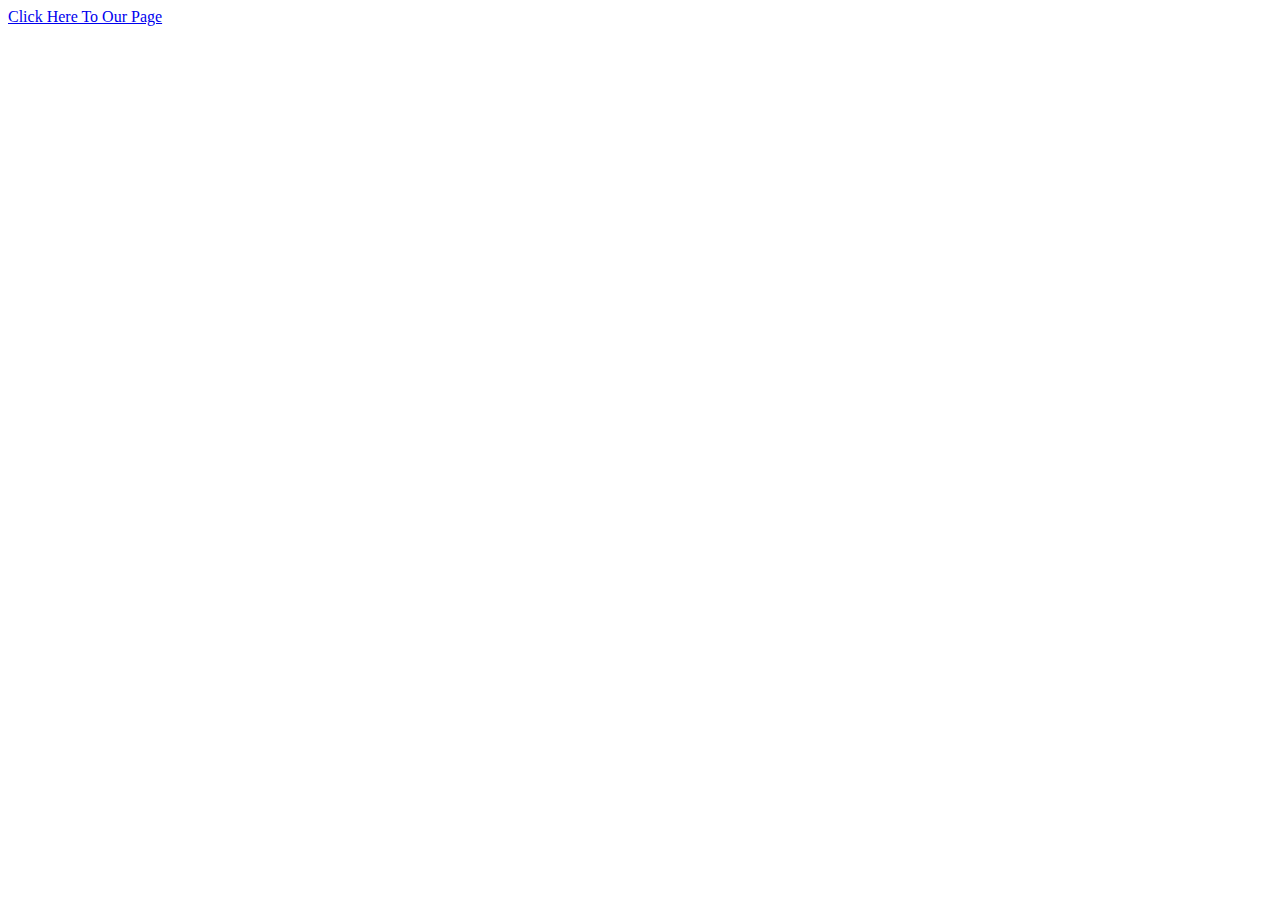
<file: index.html>
<!DOCTYPE html>
<html lang="en">
  <head>
    <meta charset="UTF-8" />
    <meta name="viewport" content="width=device-width, initial-scale=1.0" />
    <title>Document</title>
  </head>
  <body>
    <a href="/codes/index.html">Click Here To Our Page</a>
  </body>
</html>
</file>
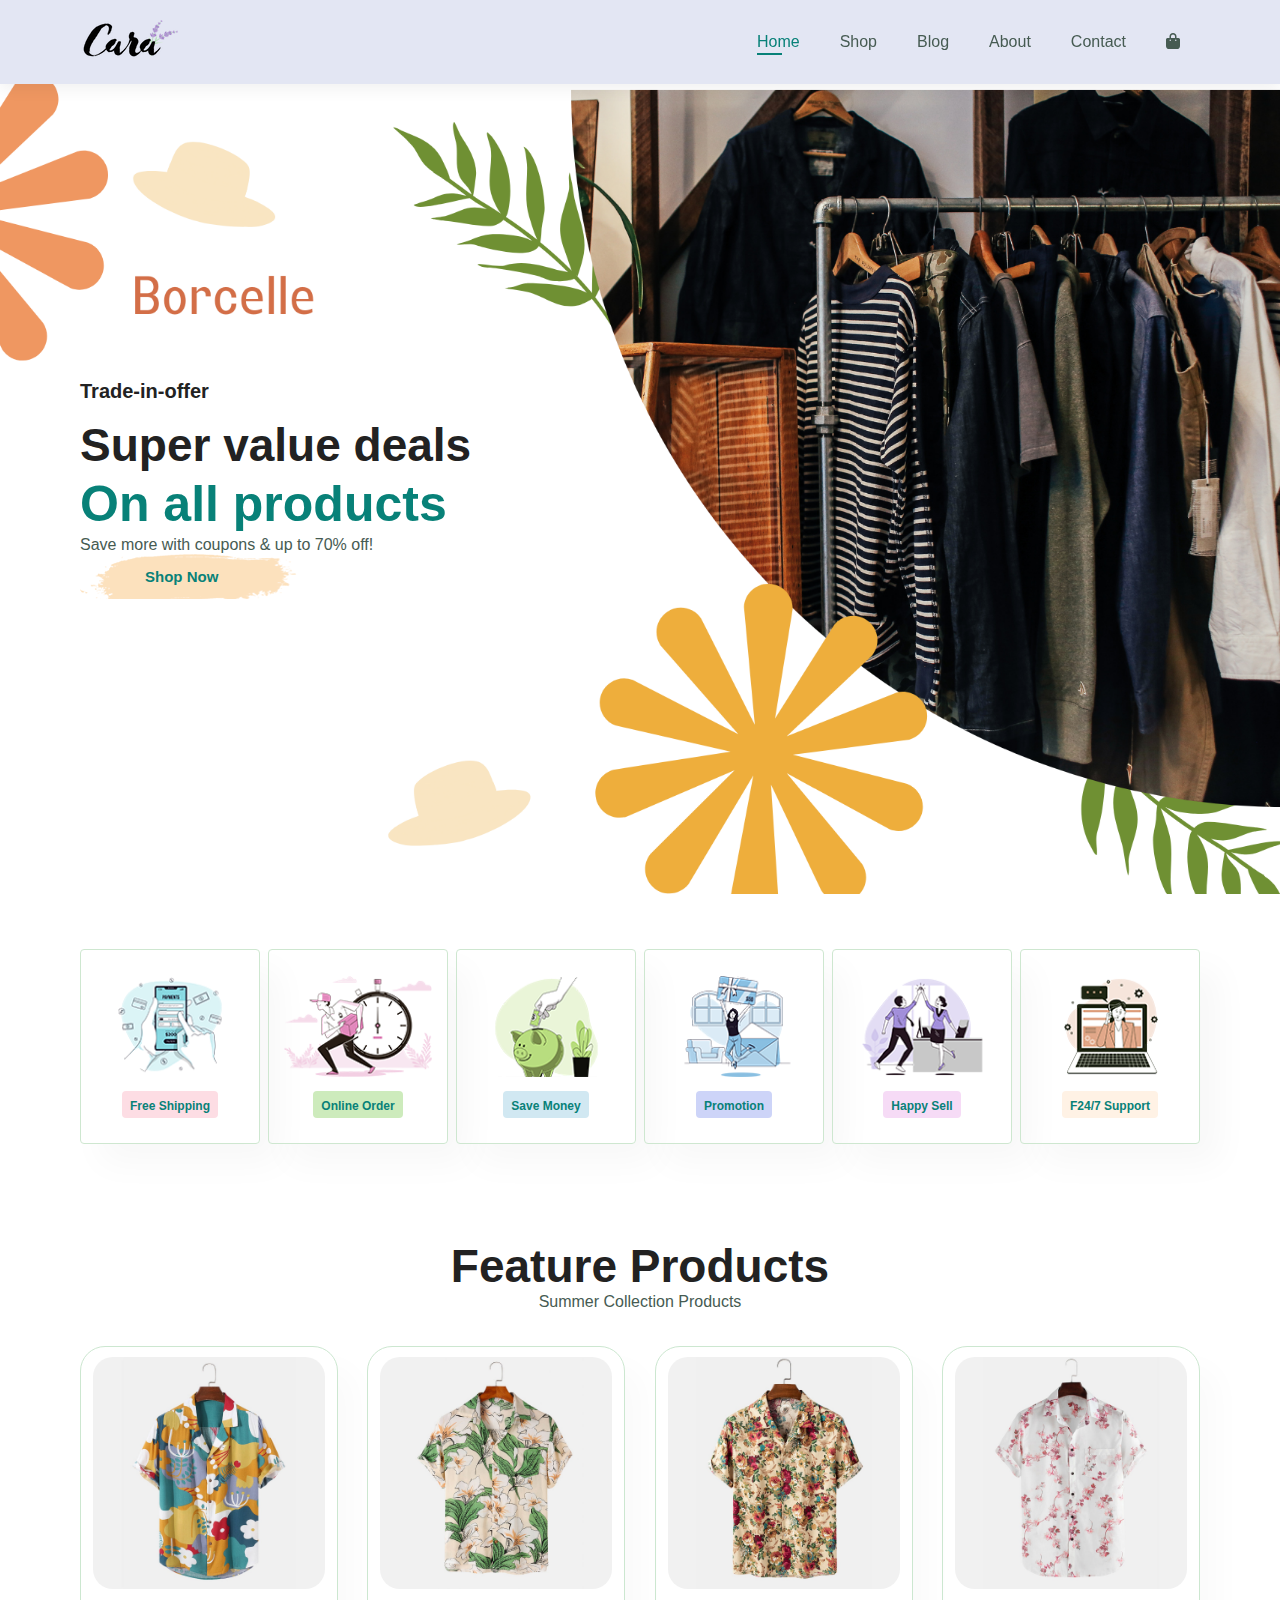
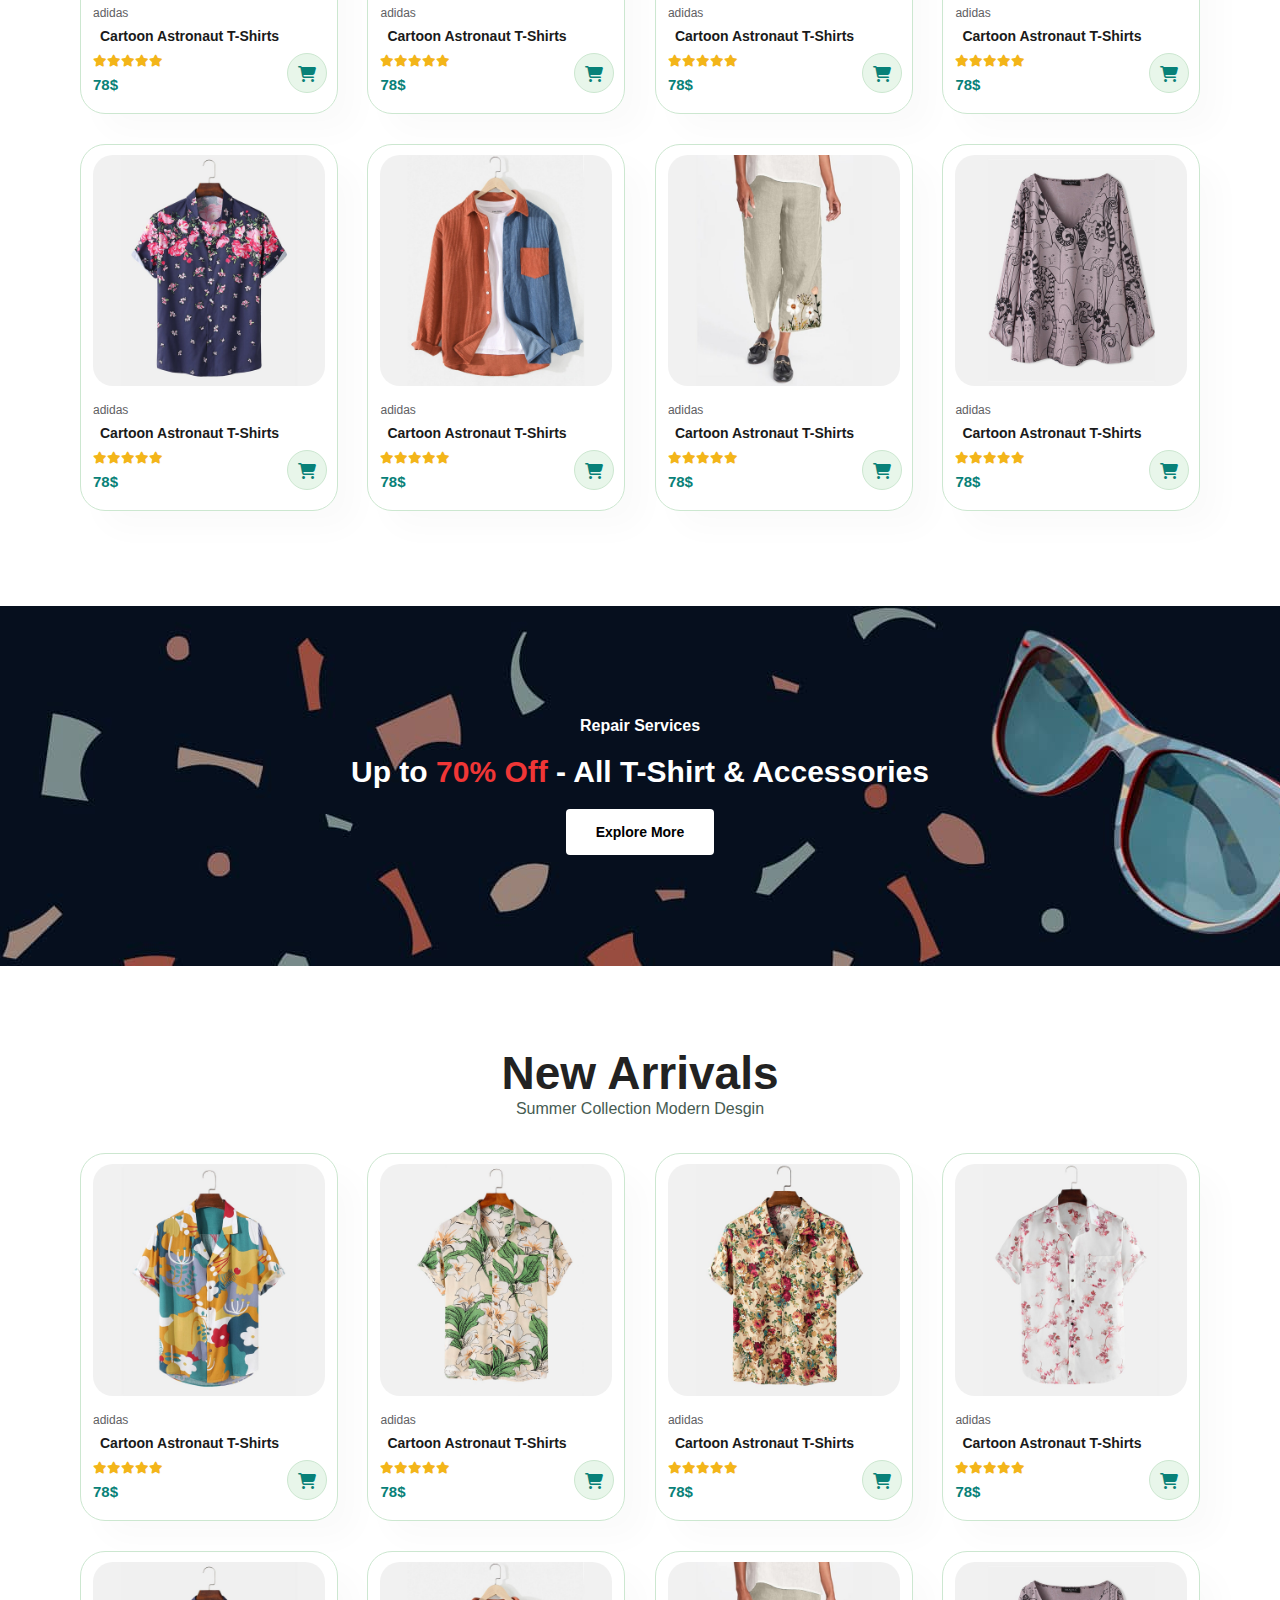
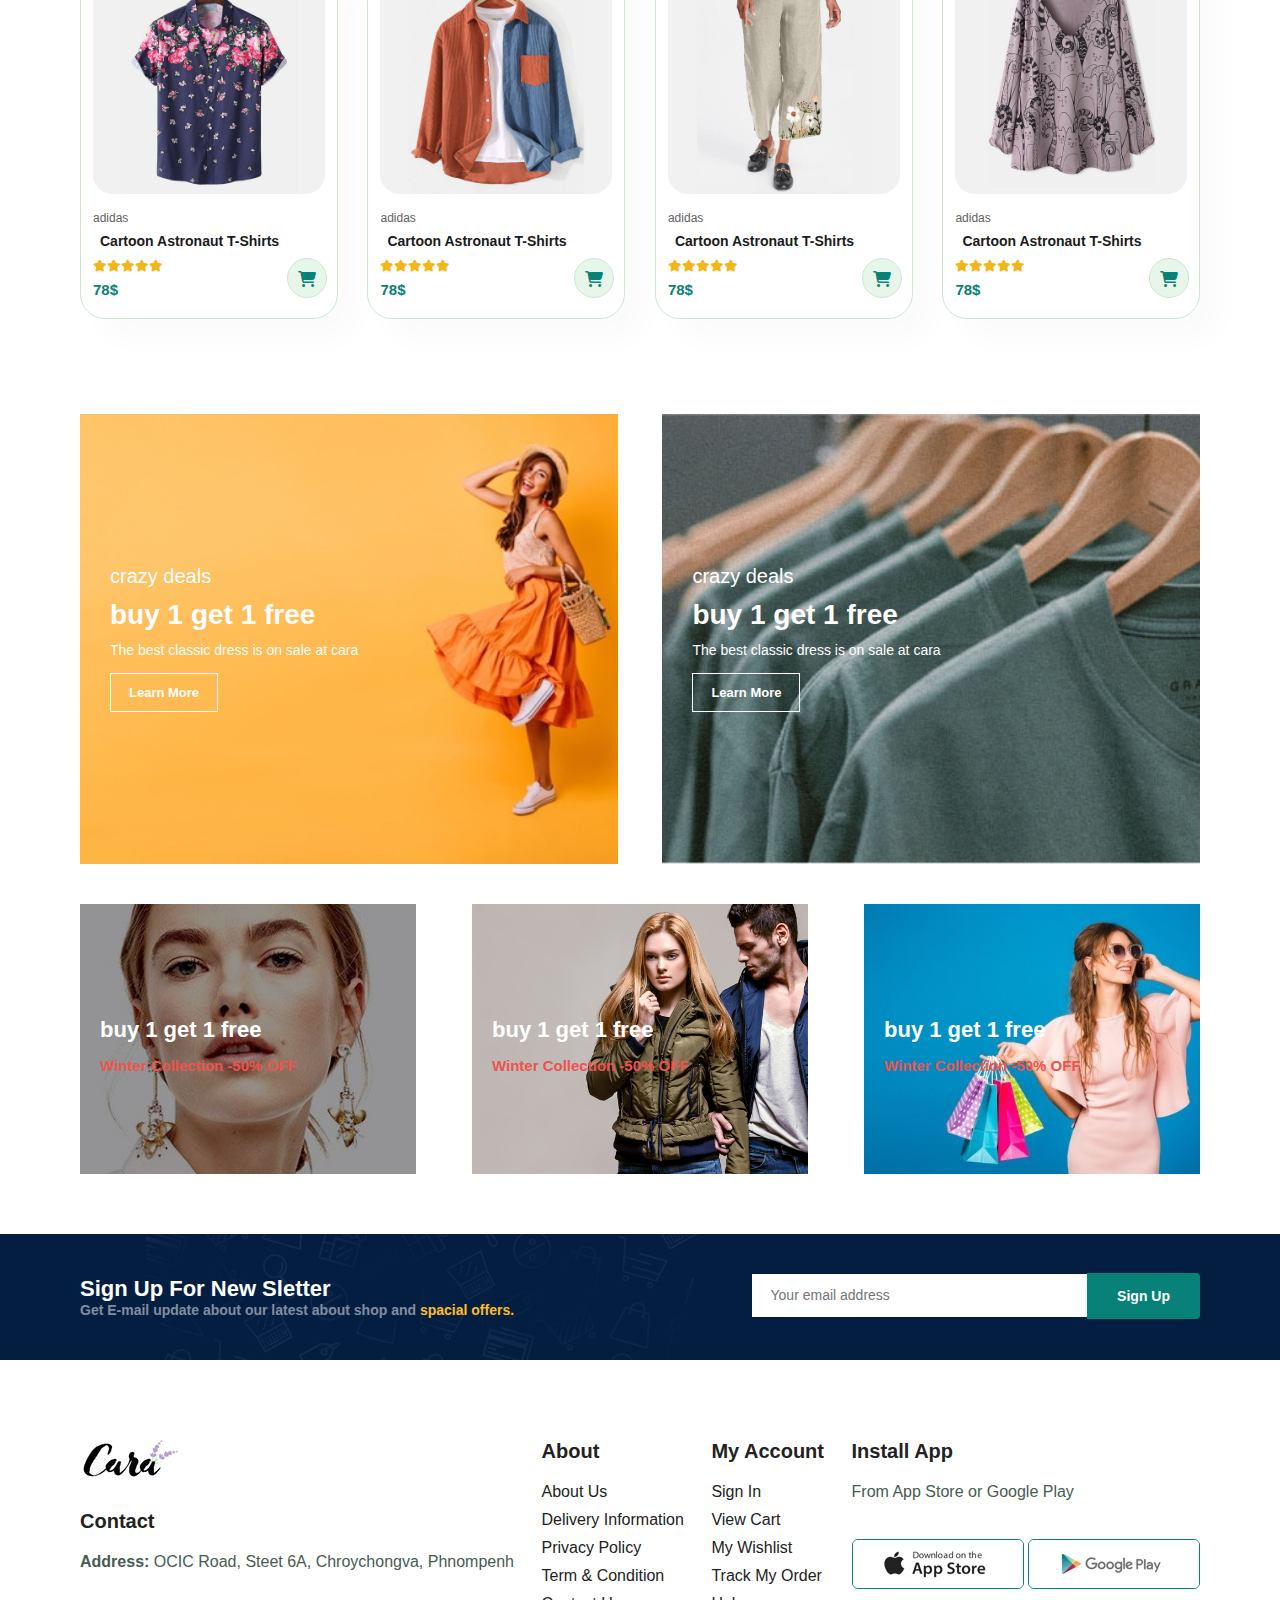
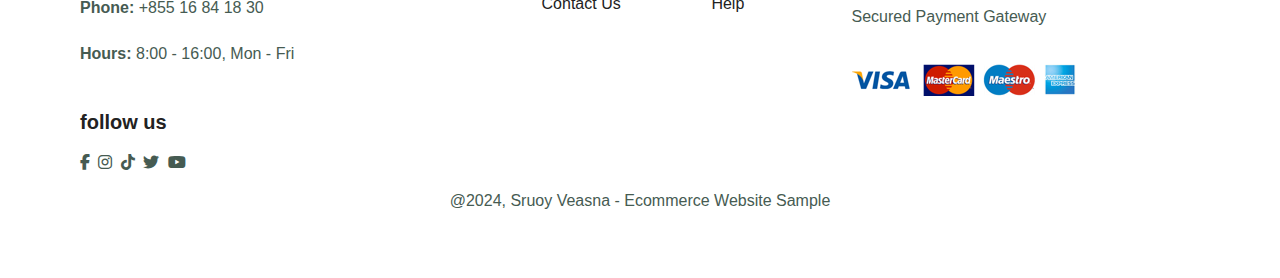
<file: codes/index.html>
<!DOCTYPE html>
<html lang="en">
  <head>
    <meta charset="UTF-8" />
    <meta name="viewport" content="width=device-width, initial-scale=1.0" />
    <title>Document</title>
    <script src="JQuery.js"></script>
    <link rel="stylesheet" href="styles.css" />
    <link
      rel="stylesheet"
      href="https://cdnjs.cloudflare.com/ajax/libs/font-awesome/6.5.1/css/all.min.css"
    />
  </head>
  <body>
    <section id="header">
      <a href="#"><img src="/img/logo.png" alt="" /></a>
      <div>
        <ul id="navbar">
          <li><a class="active" href="index.html">Home</a></li>
          <li><a href="shop.html">Shop</a></li>
          <li><a href="blog.html">Blog</a></li>
          <li><a href="about.html">About</a></li>
          <li><a href="contact.html">Contact</a></li>
          <li id="lg-bag">
            <a href="cart.html"><i class="fa-solid fa-bag-shopping"></i></a>
          </li>
          <a href="#" id="close"><i class="fa-solid fa-xmark"></i></a>
        </ul>
      </div>
      <div class="mobile">
        <a href="cart.html"><i class="fa-solid fa-bag-shopping"></i></a
        ><i id="bar" class="fa-solid fa-bars"></i>
      </div>
    </section>
    <section id="hero">
      <h4>Trade-in-offer</h4>
      <h2>Super value deals</h2>
      <h1>On all products</h1>
      <p>Save more with coupons & up to 70% off!</p>
      <button>Shop Now</button>
    </section>
    <section id="feature" class="section-p1">
      <div class="fe-box">
        <img src="/img/features/f1.png" alt="" />
        <h6>Free Shipping</h6>
      </div>
      <div class="fe-box">
        <img src="/img/features/f2.png" alt="" />
        <h6>Online Order</h6>
      </div>
      <div class="fe-box">
        <img src="/img/features/f3.png" alt="" />
        <h6>Save Money</h6>
      </div>
      <div class="fe-box">
        <img src="/img/features/f4.png" alt="" />
        <h6>Promotion</h6>
      </div>
      <div class="fe-box">
        <img src="/img/features/f5.png" alt="" />
        <h6>Happy Sell</h6>
      </div>
      <div class="fe-box">
        <img src="/img/features/f6.png" alt="" />
        <h6>F24/7 Support</h6>
      </div>
    </section>
    <section id="product1" class="section-p1">
      <h2>Feature Products</h2>
      <p>Summer Collection Products</p>
      <div class="pro-container"></div>
    </section>
    <section id="banner" class="section-m1">
      <h4>Repair Services</h4>
      <h2>Up to <span>70% Off</span> - All T-Shirt & Accessories</h2>
      <button class="normal">Explore More</button>
    </section>
    <section id="product1" class="section-p1">
      <h2>New Arrivals</h2>
      <p>Summer Collection Modern Desgin</p>
      <div class="pro-container"></div>
    </section>
    <section id="sm-banner" class="section-p1">
      <div class="banner-box">
        <h4>crazy deals</h4>
        <h2>buy 1 get 1 free</h2>
        <span>The best classic dress is on sale at cara</span>
        <button class="white">Learn More</button>
      </div>
      <div class="banner-box banner-box2">
        <h4>crazy deals</h4>
        <h2>buy 1 get 1 free</h2>
        <span>The best classic dress is on sale at cara</span>
        <button class="white">Learn More</button>
      </div>
    </section>
    <section id="banner3">
      <div class="banner-box">
        <h2>buy 1 get 1 free</h2>
        <h3>Winter Collection -50% OFF</h3>
      </div>
      <div class="banner-box banner-box2">
        <h2>buy 1 get 1 free</h2>
        <h3>Winter Collection -50% OFF</h3>
      </div>
      <div class="banner-box banner-box3">
        <h2>buy 1 get 1 free</h2>
        <h3>Winter Collection -50% OFF</h3>
      </div>
    </section>
    <section id="newsletter" class="section-p1 section-m1">
      <div class="newstext">
        <h4>Sign Up For New Sletter</h4>
        <p>
          Get E-mail update about our latest about shop and
          <span>spacial offers.</span>
        </p>
      </div>
      <div class="form">
        <input type="text" placeholder="Your email address" />
        <button class="normal">Sign Up</button>
      </div>
    </section>
    <footer class="section-p1">
      <div class="col">
        <img class="logo" src="/img/logo.png" alt="" />
        <h4>Contact</h4>
        <p>
          <strong>Address: </strong>OCIC Road, Steet 6A, Chroychongva, Phnompenh
        </p>
        <p><strong>Phone: </strong>+855 16 84 18 30</p>
        <p><strong>Hours:</strong> 8:00 - 16:00, Mon - Fri</p>
        <div class="follow">
          <h4>follow us</h4>
          <div class="icon">
            <i class="fa-brands fa-facebook-f"></i>
            <i class="fa-brands fa-instagram"></i>
            <i class="fa-brands fa-tiktok"></i>
            <i class="fa-brands fa-twitter"></i>
            <i class="fa-brands fa-youtube"></i>
          </div>
        </div>
      </div>
      <div class="col">
        <h4>About</h4>
        <a href="about.html">About Us</a>
        <a href="#">Delivery Information</a>
        <a href="#">Privacy Policy</a>
        <a href="#">Term & Condition</a>
        <a href="contact.html">Contact Us</a>
      </div>
      <div class="col">
        <h4>My Account</h4>
        <a href="#">Sign In</a>
        <a href="#">View Cart</a>
        <a href="#">My Wishlist</a>
        <a href="#">Track My Order</a>
        <a href="#">Help</a>
      </div>
      <div class="col install">
        <h4>Install App</h4>
        <p>From App Store or Google Play</p>
        <div class="row">
          <img src="/img/pay/app.jpg" alt="" />
          <img src="/img/pay/play.jpg" alt="" />
        </div>
        <p>Secured Payment Gateway</p>
        <img src="/img/pay/pay.png" alt="" />
      </div>
      <div class="copyright">
        <p>@2024, Sruoy Veasna - Ecommerce Website Sample</p>
      </div>
    </footer>
  </body>
  <script src="Action.js"></script>
</html>
</file>
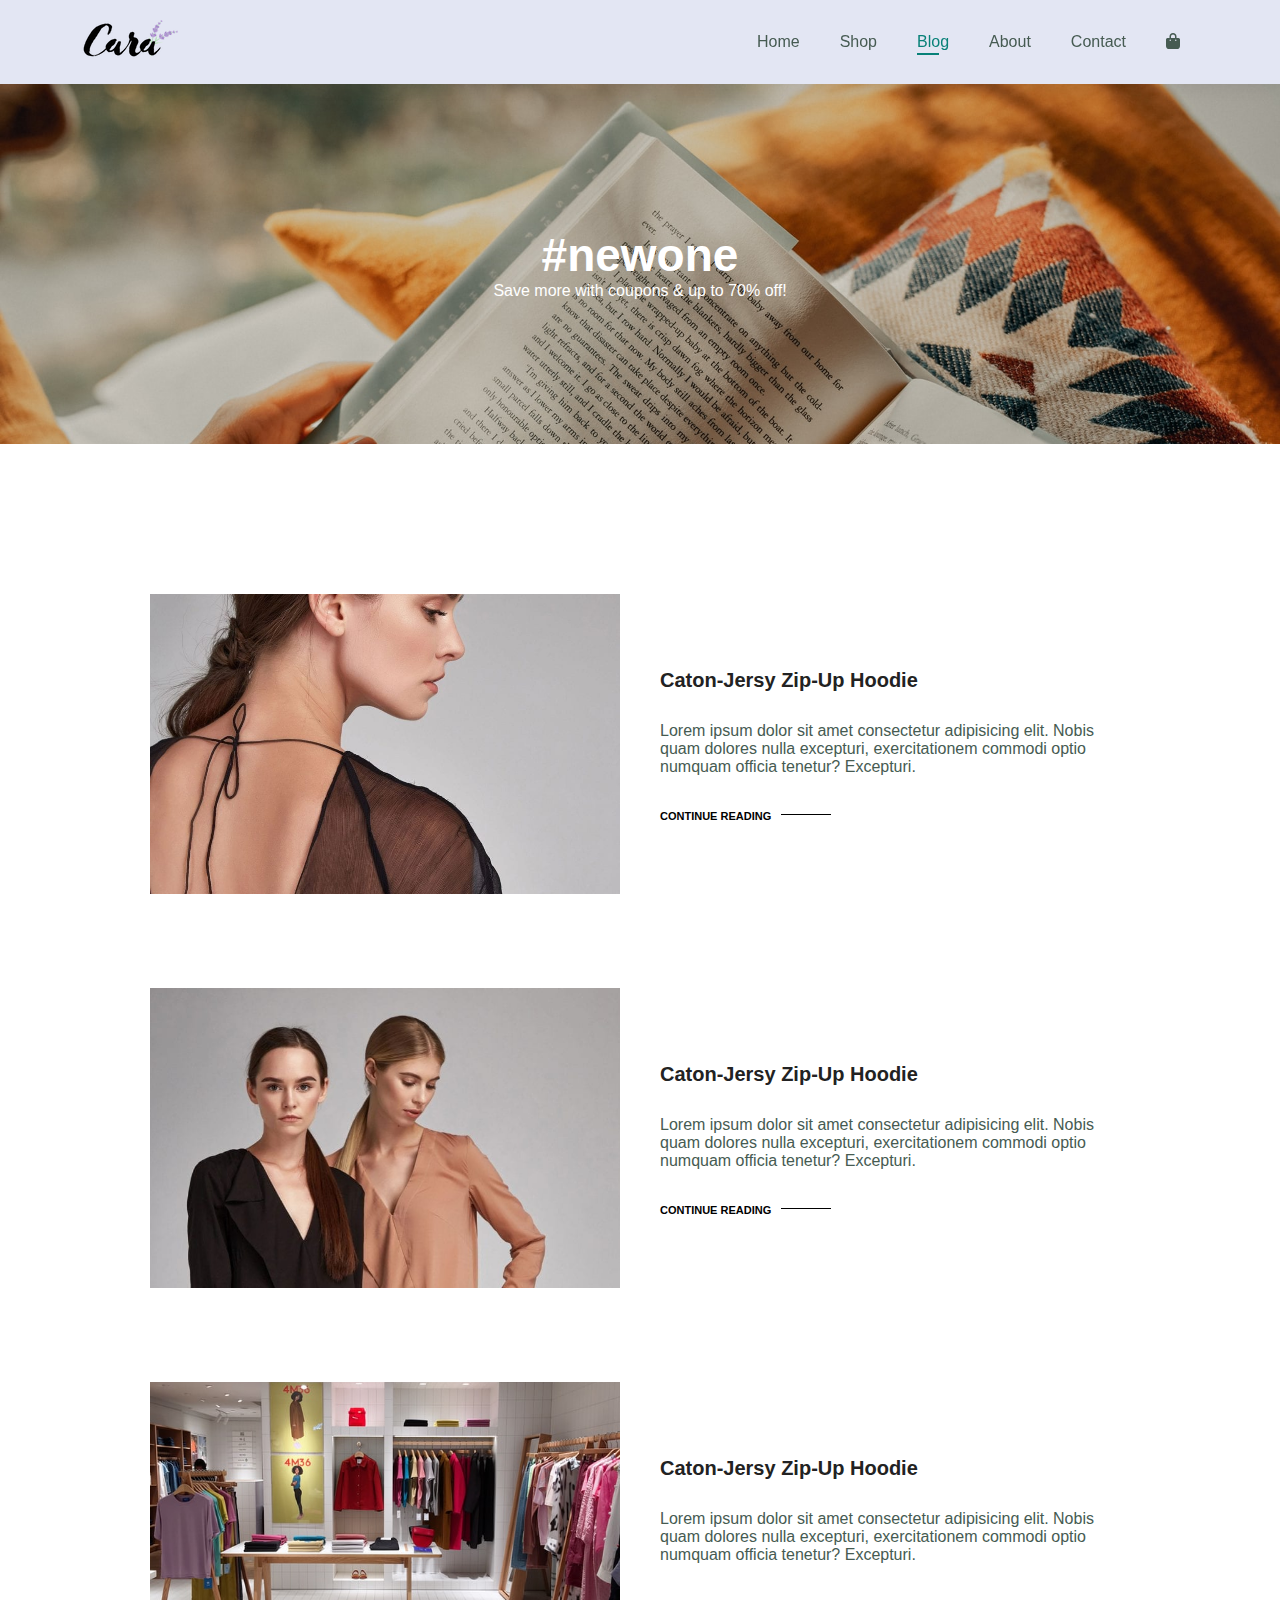
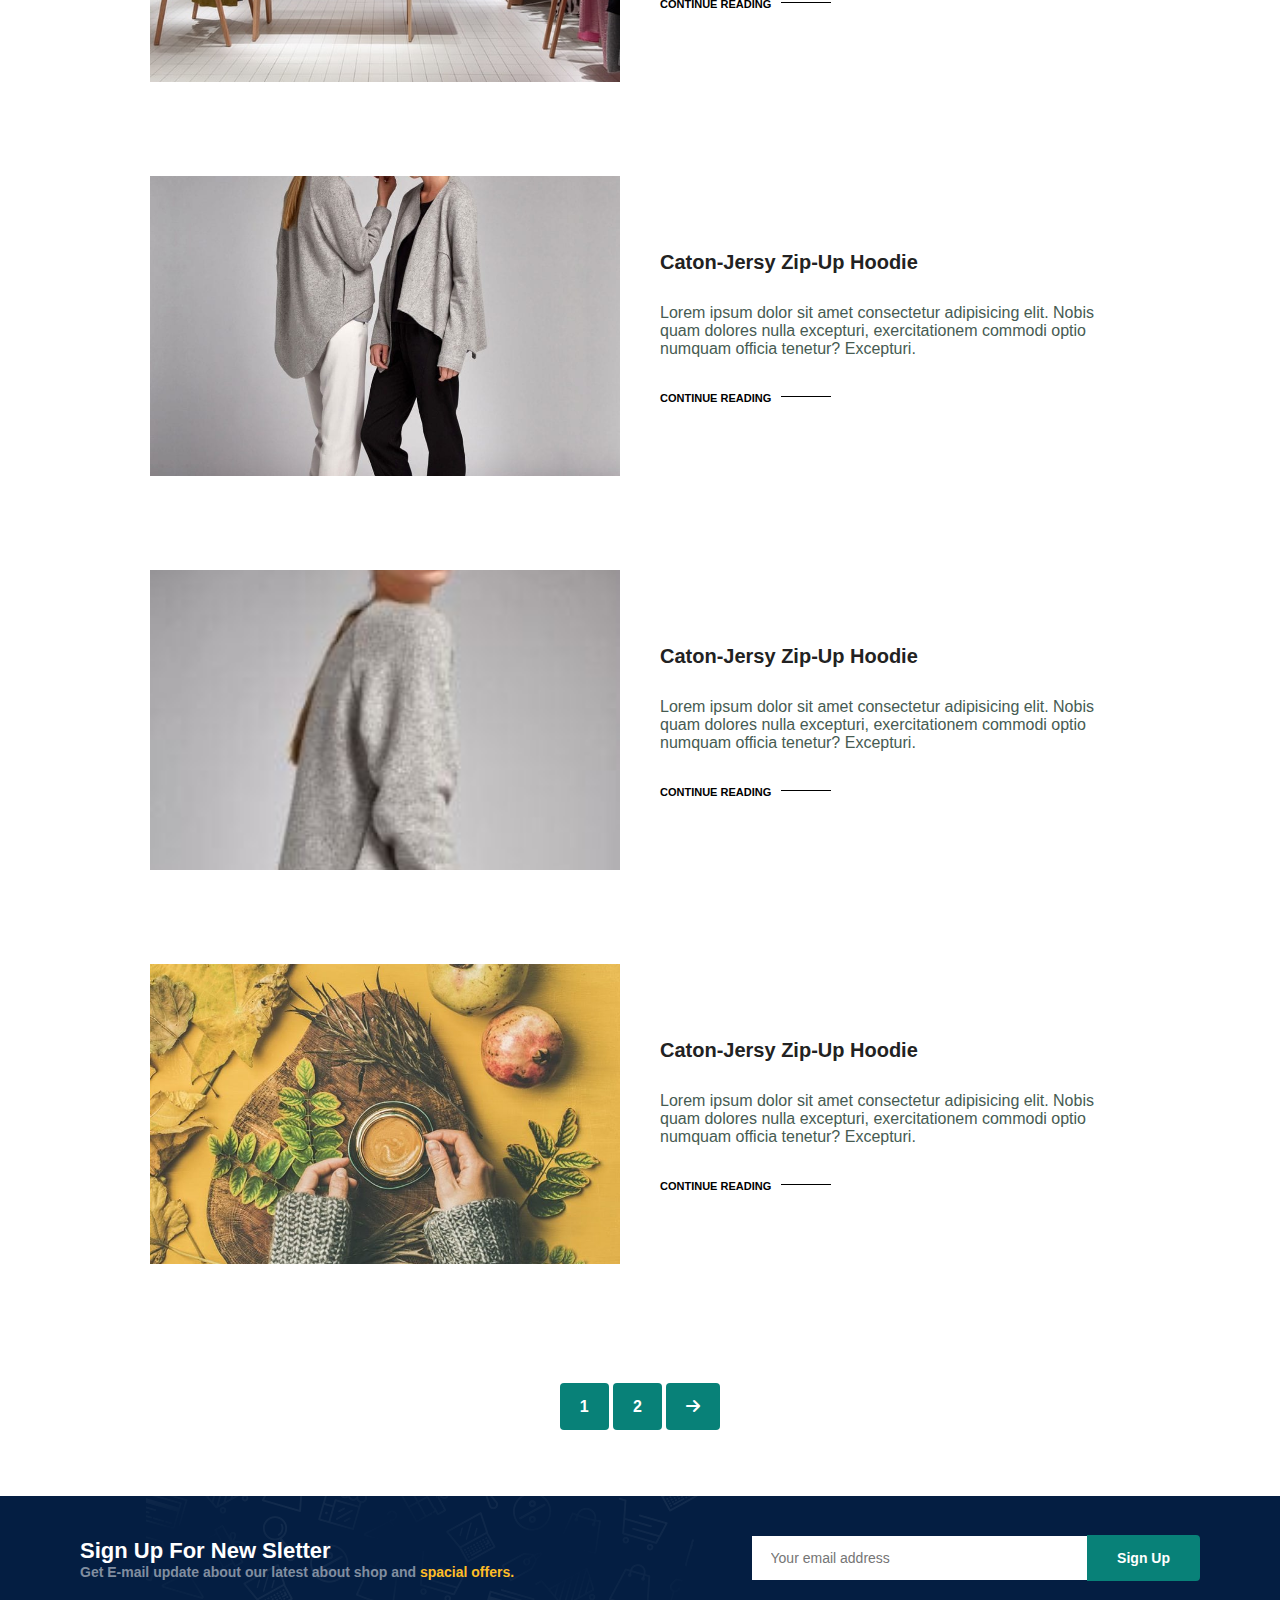
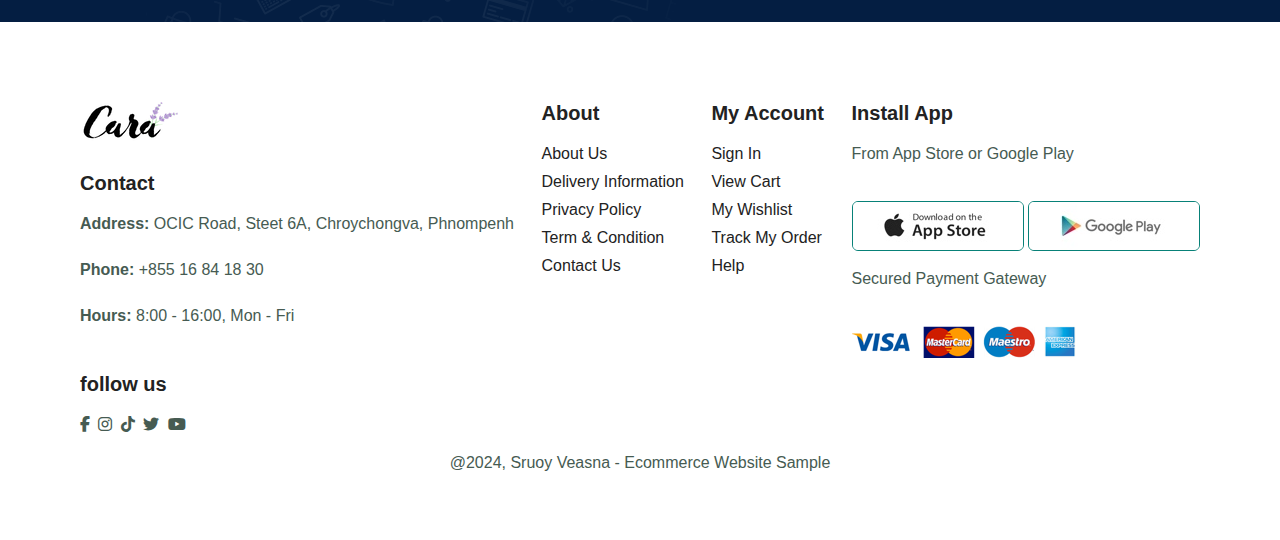
<file: codes/blog.html>
<!DOCTYPE html>
<html lang="en">
  <head>
    <meta charset="UTF-8" />
    <meta name="viewport" content="width=device-width, initial-scale=1.0" />
    <title>Document</title>
    <script src="JQuery.js"></script>
    <link rel="stylesheet" href="styles.css" />
    <link
      rel="stylesheet"
      href="https://cdnjs.cloudflare.com/ajax/libs/font-awesome/6.5.1/css/all.min.css"
    />
  </head>
  <body>
    <section id="header">
      <a href="#"><img src="/img/logo.png" alt="" /></a>
      <div>
        <ul id="navbar">
          <li><a href="index.html">Home</a></li>
          <li><a href="shop.html">Shop</a></li>
          <li><a class="active" href="blog.html">Blog</a></li>
          <li><a href="about.html">About</a></li>
          <li><a href="contact.html">Contact</a></li>
          <li id="lg-bag">
            <a href="cart.html"><i class="fa-solid fa-bag-shopping"></i></a>
          </li>
          <a href="#" id="close"><i class="fa-solid fa-xmark"></i></a>
        </ul>
      </div>
      <div class="mobile">
        <a href="cart.html"><i class="fa-solid fa-bag-shopping"></i></a
        ><i id="bar" class="fa-solid fa-bars"></i>
      </div>
    </section>
    <section id="page-header" class="blog-header">
      <h2>#newone</h2>
      <p>Save more with coupons & up to 70% off!</p>
    </section>
    <section id="blog">
      <div class="blog-box">
        <div class="blog-img">
          <img src="/img/blog/b1.jpg" alt="" />
        </div>
        <div class="blog-details">
          <h4>Caton-Jersy Zip-Up Hoodie</h4>
          <p>
            Lorem ipsum dolor sit amet consectetur adipisicing elit. Nobis quam
            dolores nulla excepturi, exercitationem commodi optio numquam
            officia tenetur? Excepturi.
          </p>
          <a href="#">CONTINUE READING</a>
        </div>
      </div>
      <div class="blog-box">
        <div class="blog-img">
          <img src="/img/blog/b2.jpg" alt="" />
        </div>
        <div class="blog-details">
          <h4>Caton-Jersy Zip-Up Hoodie</h4>
          <p>
            Lorem ipsum dolor sit amet consectetur adipisicing elit. Nobis quam
            dolores nulla excepturi, exercitationem commodi optio numquam
            officia tenetur? Excepturi.
          </p>
          <a href="#">CONTINUE READING</a>
        </div>
      </div>
      <div class="blog-box">
        <div class="blog-img">
          <img src="/img/blog/b3.jpg" alt="" />
        </div>
        <div class="blog-details">
          <h4>Caton-Jersy Zip-Up Hoodie</h4>
          <p>
            Lorem ipsum dolor sit amet consectetur adipisicing elit. Nobis quam
            dolores nulla excepturi, exercitationem commodi optio numquam
            officia tenetur? Excepturi.
          </p>
          <a href="#">CONTINUE READING</a>
        </div>
      </div>
      <div class="blog-box">
        <div class="blog-img">
          <img src="/img/blog/b4.jpg" alt="" />
        </div>
        <div class="blog-details">
          <h4>Caton-Jersy Zip-Up Hoodie</h4>
          <p>
            Lorem ipsum dolor sit amet consectetur adipisicing elit. Nobis quam
            dolores nulla excepturi, exercitationem commodi optio numquam
            officia tenetur? Excepturi.
          </p>
          <a href="#">CONTINUE READING</a>
        </div>
      </div>
      <div class="blog-box">
        <div class="blog-img">
          <img src="/img/blog/b5.jpg" alt="" />
        </div>
        <div class="blog-details">
          <h4>Caton-Jersy Zip-Up Hoodie</h4>
          <p>
            Lorem ipsum dolor sit amet consectetur adipisicing elit. Nobis quam
            dolores nulla excepturi, exercitationem commodi optio numquam
            officia tenetur? Excepturi.
          </p>
          <a href="#">CONTINUE READING</a>
        </div>
      </div>
      <div class="blog-box">
        <div class="blog-img">
          <img src="/img/blog/b6.jpg" alt="" />
        </div>
        <div class="blog-details">
          <h4>Caton-Jersy Zip-Up Hoodie</h4>
          <p>
            Lorem ipsum dolor sit amet consectetur adipisicing elit. Nobis quam
            dolores nulla excepturi, exercitationem commodi optio numquam
            officia tenetur? Excepturi.
          </p>
          <a href="#">CONTINUE READING</a>
        </div>
      </div>
    </section>
    <section id="pagination" class="section-p1">
      <a href="#">1</a>
      <a href="#">2</a>
      <a href="#"><i class="fa-solid fa-arrow-right"></i></a>
    </section>
    <section id="newsletter" class="section-p1 section-m1">
      <div class="newstext">
        <h4>Sign Up For New Sletter</h4>
        <p>
          Get E-mail update about our latest about shop and
          <span>spacial offers.</span>
        </p>
      </div>
      <div class="form">
        <input type="text" placeholder="Your email address" />
        <button class="normal">Sign Up</button>
      </div>
    </section>
    <footer class="section-p1">
      <div class="col">
        <img class="logo" src="/img/logo.png" alt="" />
        <h4>Contact</h4>
        <p>
          <strong>Address: </strong>OCIC Road, Steet 6A, Chroychongva, Phnompenh
        </p>
        <p><strong>Phone: </strong>+855 16 84 18 30</p>
        <p><strong>Hours:</strong> 8:00 - 16:00, Mon - Fri</p>
        <div class="follow">
          <h4>follow us</h4>
          <div class="icon">
            <i class="fa-brands fa-facebook-f"></i>
            <i class="fa-brands fa-instagram"></i>
            <i class="fa-brands fa-tiktok"></i>
            <i class="fa-brands fa-twitter"></i>
            <i class="fa-brands fa-youtube"></i>
          </div>
        </div>
      </div>
      <div class="col">
        <h4>About</h4>
        <a href="about.html">About Us</a>
        <a href="#">Delivery Information</a>
        <a href="#">Privacy Policy</a>
        <a href="#">Term & Condition</a>
        <a href="contact.html">Contact Us</a>
      </div>
      <div class="col">
        <h4>My Account</h4>
        <a href="#">Sign In</a>
        <a href="#">View Cart</a>
        <a href="#">My Wishlist</a>
        <a href="#">Track My Order</a>
        <a href="#">Help</a>
      </div>
      <div class="col install">
        <h4>Install App</h4>
        <p>From App Store or Google Play</p>
        <div class="row">
          <img src="/img/pay/app.jpg" alt="" />
          <img src="/img/pay/play.jpg" alt="" />
        </div>
        <p>Secured Payment Gateway</p>
        <img src="/img/pay/pay.png" alt="" />
      </div>
      <div class="copyright">
        <p>@2024, Sruoy Veasna - Ecommerce Website Sample</p>
      </div>
    </footer>
  </body>
  <script src="Action.js"></script>
</html>
</file>
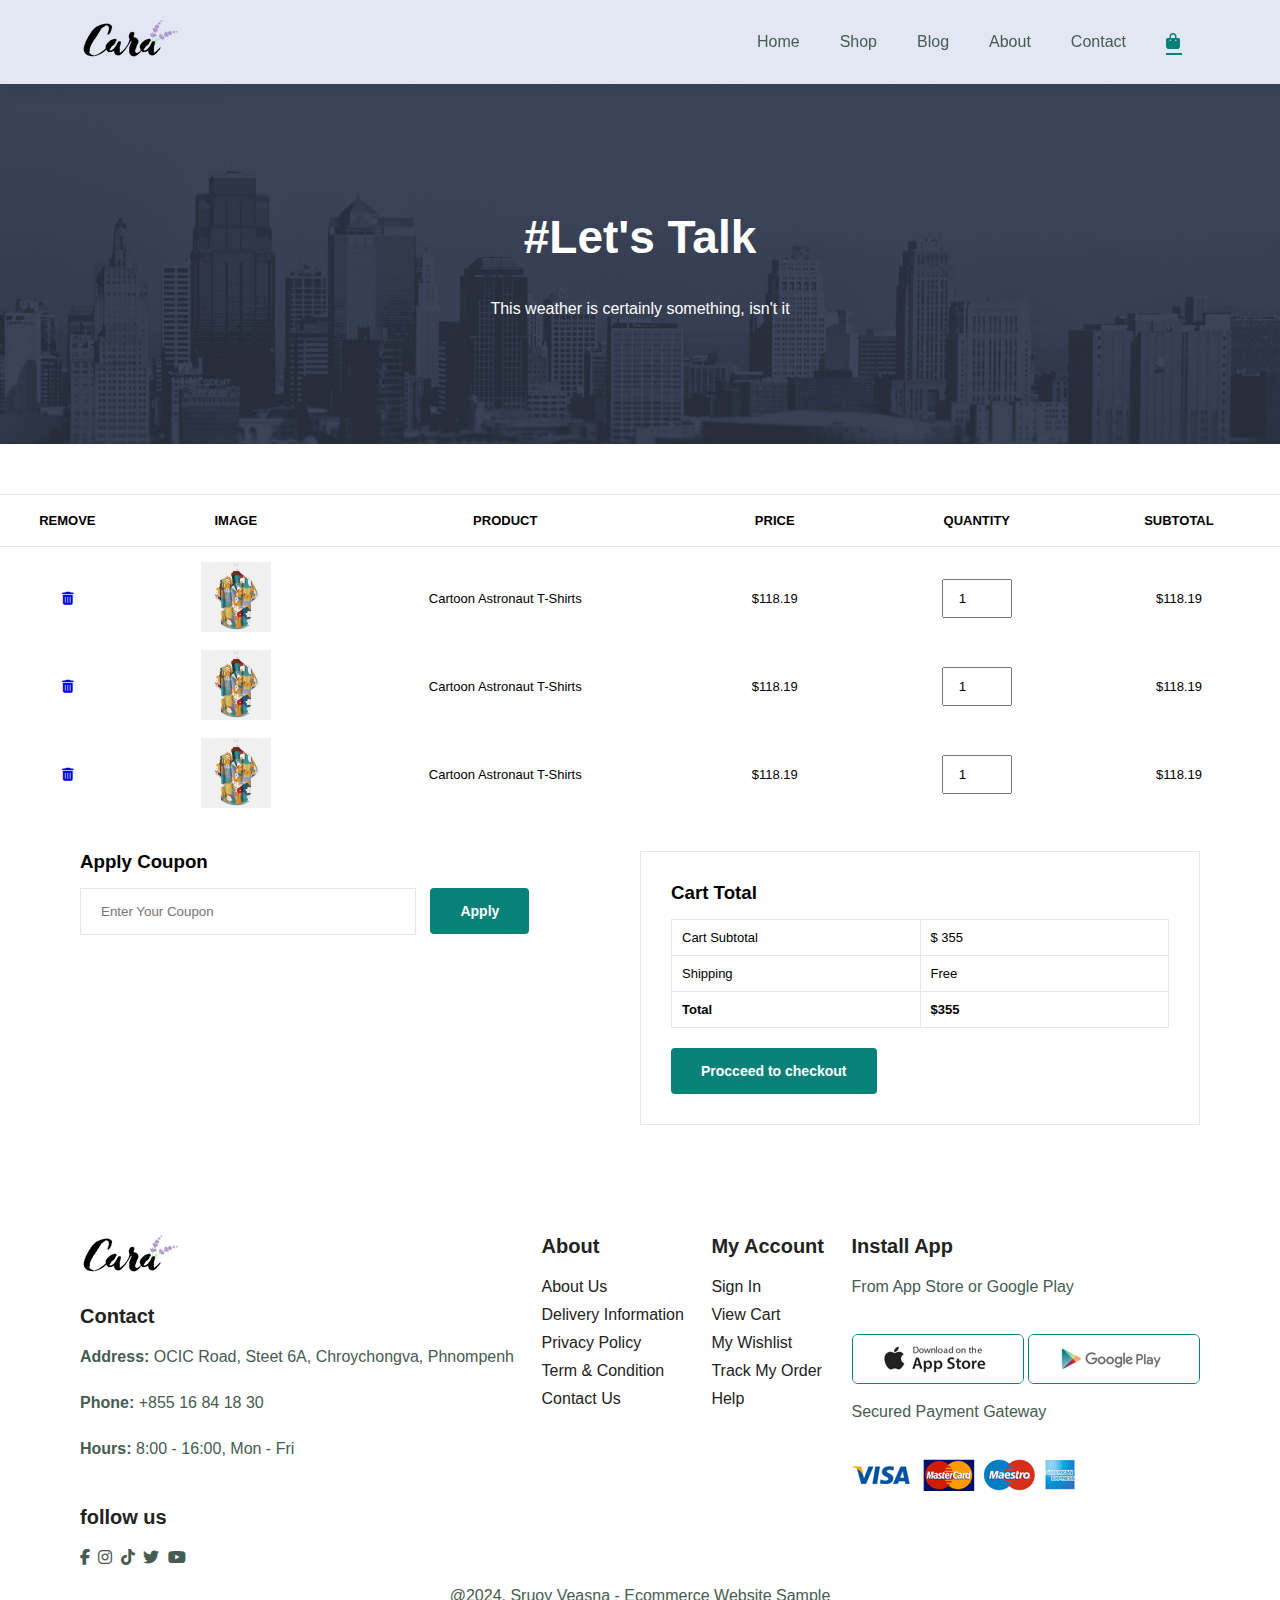
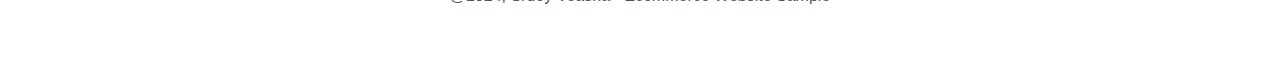
<file: codes/cart.html>
<!DOCTYPE html>
<html lang="en">
  <head>
    <meta charset="UTF-8" />
    <meta name="viewport" content="width=device-width, initial-scale=1.0" />
    <title>Document</title>
    <script src="JQuery.js"></script>
    <link rel="stylesheet" href="styles.css" />
    <link
      rel="stylesheet"
      href="https://cdnjs.cloudflare.com/ajax/libs/font-awesome/6.5.1/css/all.min.css"
    />
  </head>
  <body>
    <section id="header">
      <a href="#"><img src="/img/logo.png" alt="" /></a>
      <div>
        <ul id="navbar">
          <li><a href="index.html">Home</a></li>
          <li><a href="shop.html">Shop</a></li>
          <li><a href="blog.html">Blog</a></li>
          <li><a href="about.html">About</a></li>
          <li><a href="contact.html">Contact</a></li>
          <li id="lg-bag">
            <a class="active" href="cart.html"
              ><i class="fa-solid fa-bag-shopping"></i
            ></a>
          </li>
          <a href="#" id="close"><i class="fa-solid fa-xmark"></i></a>
        </ul>
      </div>
      <div class="mobile">
        <a href="cart.html"><i class="fa-solid fa-bag-shopping"></i></a
        ><i id="bar" class="fa-solid fa-bars"></i>
      </div>
    </section>
    <section class="about-header section-p1" id="page-header">
      <h2>#Let's Talk</h2>
      <br /><br />
      <p>This weather is certainly something, isn't it</p>
    </section>
    <section id="cart">
      <table width="100%">
        <thead>
          <tr>
            <td>REMOVE</td>
            <td>IMAGE</td>
            <td>PRODUCT</td>
            <td>PRICE</td>
            <td>QUANTITY</td>
            <td>SUBTOTAL</td>
          </tr>
        </thead>
        <tbody>
          <tr>
            <td>
              <a href="#"><i class="fa-solid fa-trash-can"></i></a>
            </td>
            <td><img src="/img/products/f1.jpg" alt="" /></td>
            <td>Cartoon Astronaut T-Shirts</td>
            <td>$118.19</td>
            <td><input type="number" value="1" /></td>
            <td>$118.19</td>
          </tr>
          <tr>
            <td>
              <a href="#"><i class="fa-solid fa-trash-can"></i></a>
            </td>
            <td><img src="/img/products/f1.jpg" alt="" /></td>
            <td>Cartoon Astronaut T-Shirts</td>
            <td>$118.19</td>
            <td><input type="number" value="1" /></td>
            <td>$118.19</td>
          </tr>
          <tr>
            <td>
              <a href="#"><i class="fa-solid fa-trash-can"></i></a>
            </td>
            <td><img src="/img/products/f1.jpg" alt="" /></td>
            <td>Cartoon Astronaut T-Shirts</td>
            <td>$118.19</td>
            <td><input type="number" value="1" /></td>
            <td>$118.19</td>
          </tr>
        </tbody>
      </table>
    </section>
    <section id="cart-add" class="section-p1">
      <div id="coupon">
        <h3>Apply Coupon</h3>
        <div>
          <input type="text " placeholder="Enter Your Coupon" />
          <button class="normal">Apply</button>
        </div>
      </div>
      <div id="subtotal">
        <h3>Cart Total</h3>
        <table>
          <tr>
            <td>Cart Subtotal</td>
            <td>$ 355</td>
          </tr>
          <tr>
            <td>Shipping</td>
            <td>Free</td>
          </tr>
          <tr>
            <td><strong>Total</strong></td>
            <td><strong>$355</strong></td>
          </tr>
        </table>
        <button class="normal">Procceed to checkout</button>
      </div>
    </section>

    <footer class="section-p1">
      <div class="col">
        <img class="logo" src="/img/logo.png" alt="" />
        <h4>Contact</h4>
        <p>
          <strong>Address: </strong>OCIC Road, Steet 6A, Chroychongva, Phnompenh
        </p>
        <p><strong>Phone: </strong>+855 16 84 18 30</p>
        <p><strong>Hours:</strong> 8:00 - 16:00, Mon - Fri</p>
        <div class="follow">
          <h4>follow us</h4>
          <div class="icon">
            <i class="fa-brands fa-facebook-f"></i>
            <i class="fa-brands fa-instagram"></i>
            <i class="fa-brands fa-tiktok"></i>
            <i class="fa-brands fa-twitter"></i>
            <i class="fa-brands fa-youtube"></i>
          </div>
        </div>
      </div>
      <div class="col">
        <h4>About</h4>
        <a href="about.html">About Us</a>
        <a href="#">Delivery Information</a>
        <a href="#">Privacy Policy</a>
        <a href="#">Term & Condition</a>
        <a href="contact.html">Contact Us</a>
      </div>
      <div class="col">
        <h4>My Account</h4>
        <a href="#">Sign In</a>
        <a href="#">View Cart</a>
        <a href="#">My Wishlist</a>
        <a href="#">Track My Order</a>
        <a href="#">Help</a>
      </div>
      <div class="col install">
        <h4>Install App</h4>
        <p>From App Store or Google Play</p>
        <div class="row">
          <img src="/img/pay/app.jpg" alt="" />
          <img src="/img/pay/play.jpg" alt="" />
        </div>
        <p>Secured Payment Gateway</p>
        <img src="/img/pay/pay.png" alt="" />
      </div>
      <div class="copyright">
        <p>@2024, Sruoy Veasna - Ecommerce Website Sample</p>
      </div>
    </footer>
  </body>
  <script src="Action.js"></script>
</html>
</file>
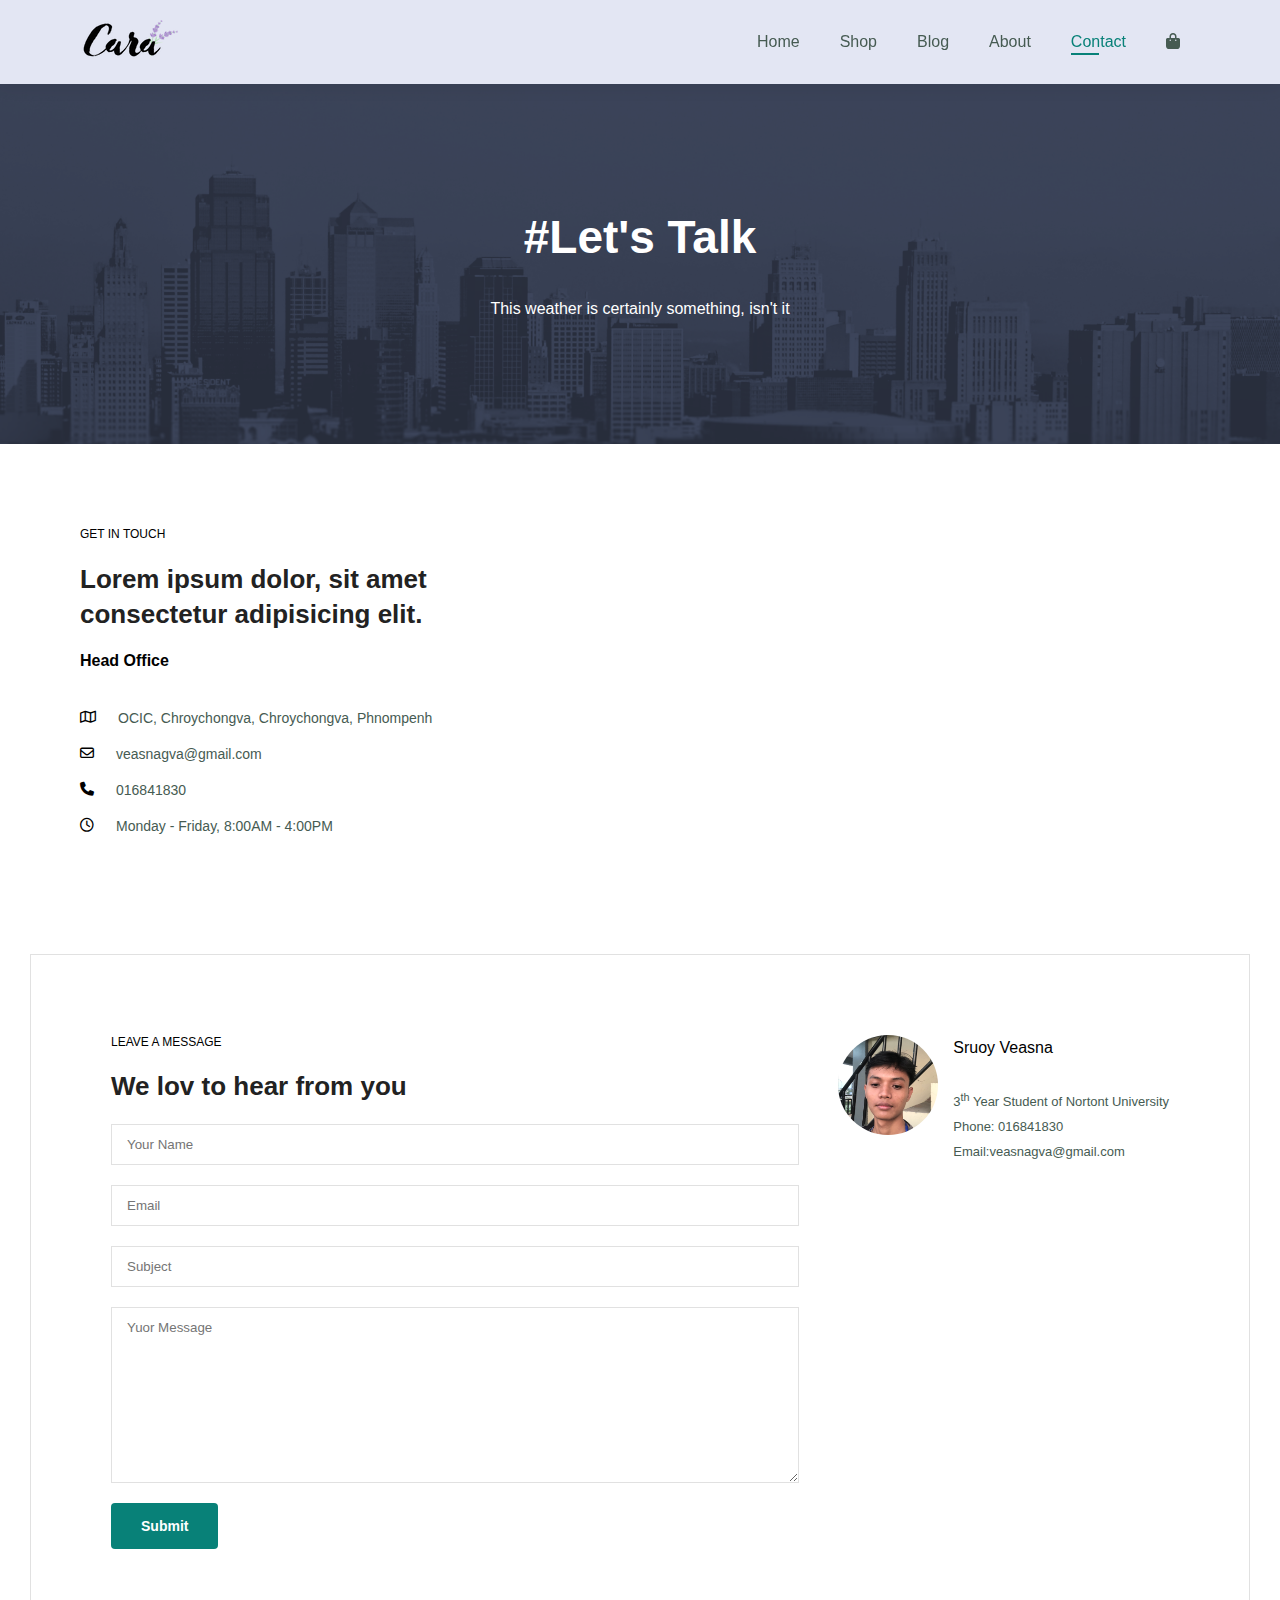
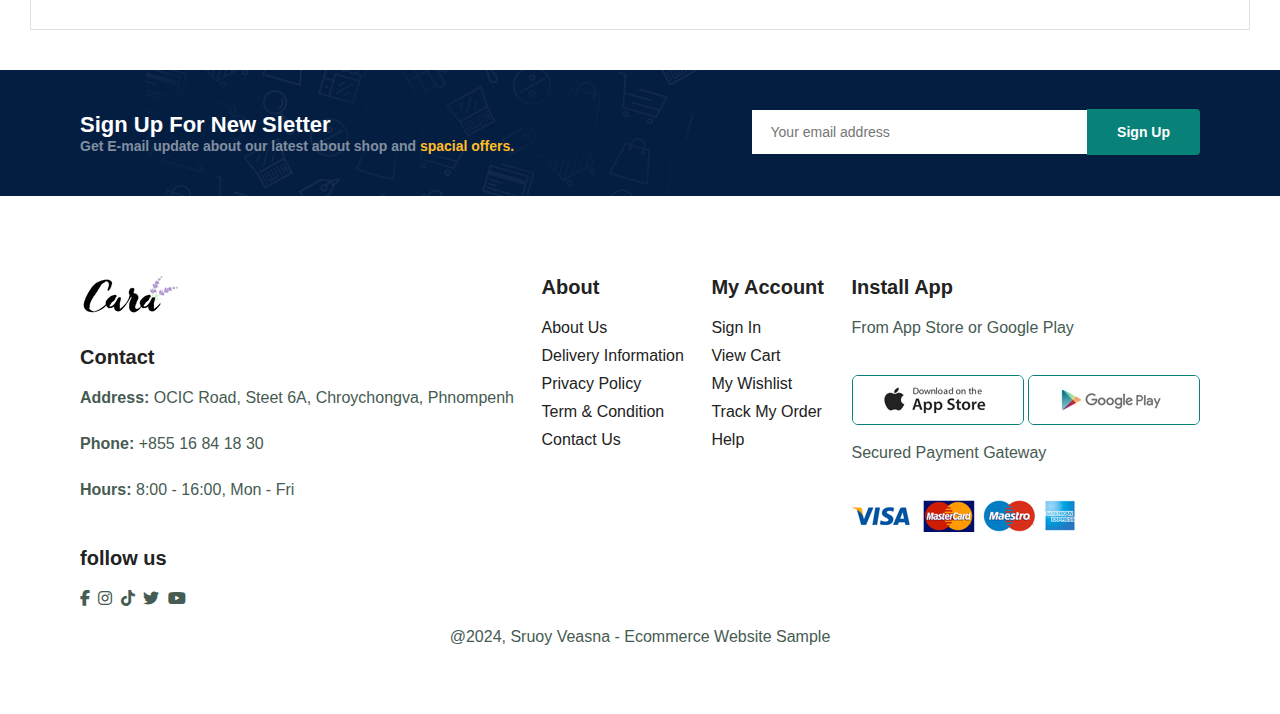
<file: codes/contact.html>
<!DOCTYPE html>
<html lang="en">
  <head>
    <meta charset="UTF-8" />
    <meta name="viewport" content="width=device-width, initial-scale=1.0" />
    <title>Document</title>
    <script src="JQuery.js"></script>
    <link rel="stylesheet" href="styles.css" />
    <link
      rel="stylesheet"
      href="https://cdnjs.cloudflare.com/ajax/libs/font-awesome/6.5.1/css/all.min.css"
    />
  </head>
  <body>
    <section id="header">
      <a href="#"><img src="/img/logo.png" alt="" /></a>
      <div>
        <ul id="navbar">
          <li><a href="index.html">Home</a></li>
          <li><a href="shop.html">Shop</a></li>
          <li><a href="blog.html">Blog</a></li>
          <li><a href="about.html">About</a></li>
          <li><a class="active" href="contact.html">Contact</a></li>
          <li id="lg-bag">
            <a href="cart.html"><i class="fa-solid fa-bag-shopping"></i></a>
          </li>
          <a href="#" id="close"><i class="fa-solid fa-xmark"></i></a>
        </ul>
      </div>
      <div class="mobile">
        <a href="cart.html"><i class="fa-solid fa-bag-shopping"></i></a
        ><i id="bar" class="fa-solid fa-bars"></i>
      </div>
    </section>
    <section class="about-header" id="page-header">
      <h2>#Let's Talk</h2>
      <br /><br />
      <p>This weather is certainly something, isn't it</p>
    </section>
    <section id="contact-details" class="section-p1">
      <div class="details">
        <span>GET IN TOUCH</span>
        <h2>Lorem ipsum dolor, sit amet consectetur adipisicing elit.</h2>
        <h3>Head Office</h3>
        <div>
          <li>
            <i class="fa-regular fa-map"></i>
            <p>OCIC, Chroychongva, Chroychongva, Phnompenh</p>
          </li>
          <li>
            <i class="fa-regular fa-envelope"></i>
            <p>veasnagva@gmail.com</p>
          </li>
          <li>
            <i class="fa-solid fa-phone"></i>
            <p>016841830</p>
          </li>
          <li>
            <i class="fa-regular fa-clock"></i>
            <p>Monday - Friday, 8:00AM - 4:00PM</p>
          </li>
        </div>
      </div>
      <div class="map">
        <iframe
          src="https://www.google.com/maps/embed?pb=!1m17!1m12!1m3!1d1161.9846990736253!2d104.9236891473942!3d11.592299012457811!2m3!1f0!2f0!3f0!3m2!1i1024!2i768!4f13.1!3m2!1m1!2zMTHCsDM1JzMxLjIiTiAxMDTCsDU1JzI1LjAiRQ!5e0!3m2!1skm!2skh!4v1707121918121!5m2!1skm!2skh"
          width="600"
          height="450"
          style="border: 0"
          allowfullscreen=""
          loading="lazy"
          referrerpolicy="no-referrer-when-downgrade"
        ></iframe>
      </div>
    </section>
    <section id="form-details" class="section-p1">
      <form action="">
        <span>LEAVE A MESSAGE</span>
        <h2>We lov to hear from you</h2>
        <input type="text" placeholder="Your Name" />
        <input type="text" placeholder="Email" />
        <input type="text" placeholder="Subject" />
        <textarea
          name=""
          id=""
          cols="30"
          rows="10"
          placeholder="Yuor Message"
        ></textarea>
        <button class="normal">Submit</button>
      </form>
      <div class="people">
        <div>
          <img src="/img/people/4.png" alt="" />
          <p>
            <span>Sruoy Veasna</span><br />3<sup>th</sup> Year Student of
            Nortont University <br />
            Phone: 016841830 <br />
            Email:veasnagva@gmail.com
          </p>
        </div>
      </div>
    </section>

    <section id="newsletter" class="section-p1 section-m1">
      <div class="newstext">
        <h4>Sign Up For New Sletter</h4>
        <p>
          Get E-mail update about our latest about shop and
          <span>spacial offers.</span>
        </p>
      </div>
      <div class="form">
        <input type="text" placeholder="Your email address" />
        <button class="normal">Sign Up</button>
      </div>
    </section>
    <footer class="section-p1">
      <div class="col">
        <img class="logo" src="/img/logo.png" alt="" />
        <h4>Contact</h4>
        <p>
          <strong>Address: </strong>OCIC Road, Steet 6A, Chroychongva, Phnompenh
        </p>
        <p><strong>Phone: </strong>+855 16 84 18 30</p>
        <p><strong>Hours:</strong> 8:00 - 16:00, Mon - Fri</p>
        <div class="follow">
          <h4>follow us</h4>
          <div class="icon">
            <i class="fa-brands fa-facebook-f"></i>
            <i class="fa-brands fa-instagram"></i>
            <i class="fa-brands fa-tiktok"></i>
            <i class="fa-brands fa-twitter"></i>
            <i class="fa-brands fa-youtube"></i>
          </div>
        </div>
      </div>
      <div class="col">
        <h4>About</h4>
        <a href="about.html">About Us</a>
        <a href="#">Delivery Information</a>
        <a href="#">Privacy Policy</a>
        <a href="#">Term & Condition</a>
        <a href="contact.html">Contact Us</a>
      </div>
      <div class="col">
        <h4>My Account</h4>
        <a href="#">Sign In</a>
        <a href="#">View Cart</a>
        <a href="#">My Wishlist</a>
        <a href="#">Track My Order</a>
        <a href="#">Help</a>
      </div>
      <div class="col install">
        <h4>Install App</h4>
        <p>From App Store or Google Play</p>
        <div class="row">
          <img src="/img/pay/app.jpg" alt="" />
          <img src="/img/pay/play.jpg" alt="" />
        </div>
        <p>Secured Payment Gateway</p>
        <img src="/img/pay/pay.png" alt="" />
      </div>
      <div class="copyright">
        <p>@2024, Sruoy Veasna - Ecommerce Website Sample</p>
      </div>
    </footer>
  </body>
  <script src="Action.js"></script>
</html>
</file>
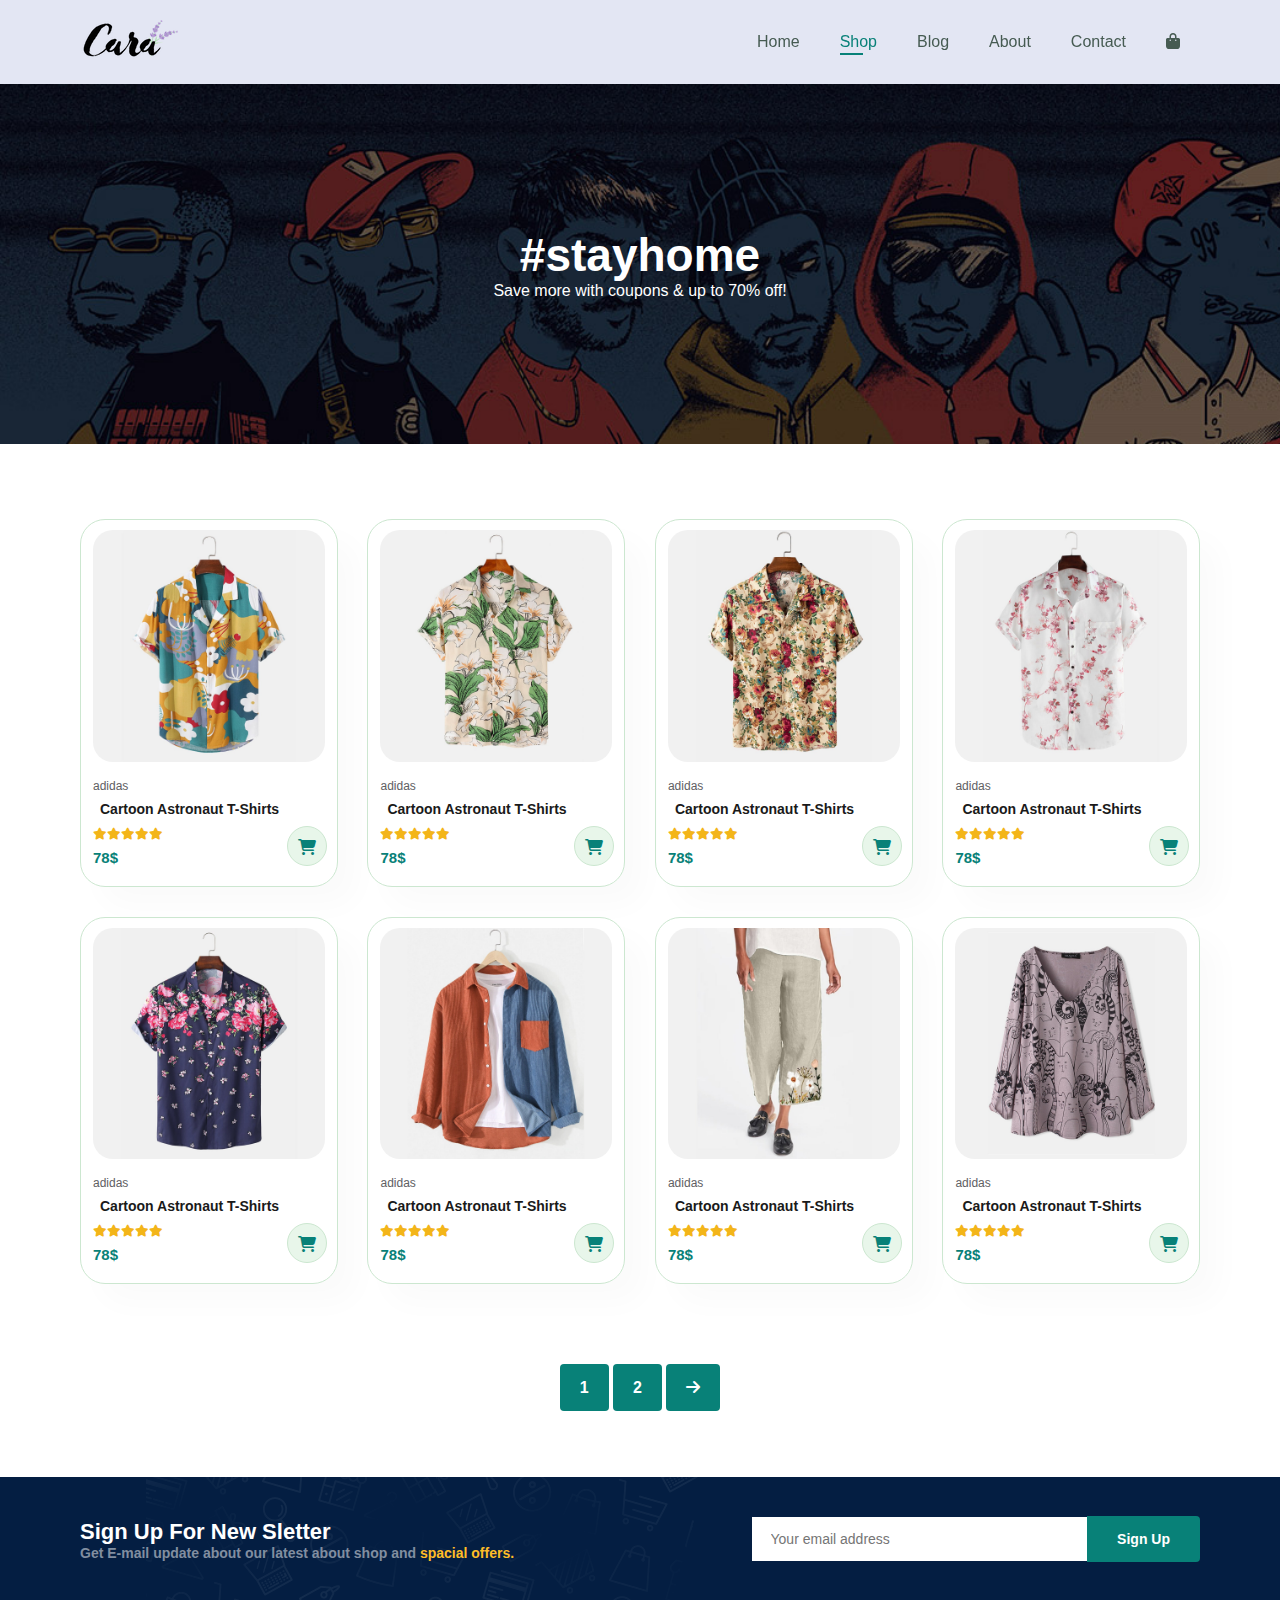
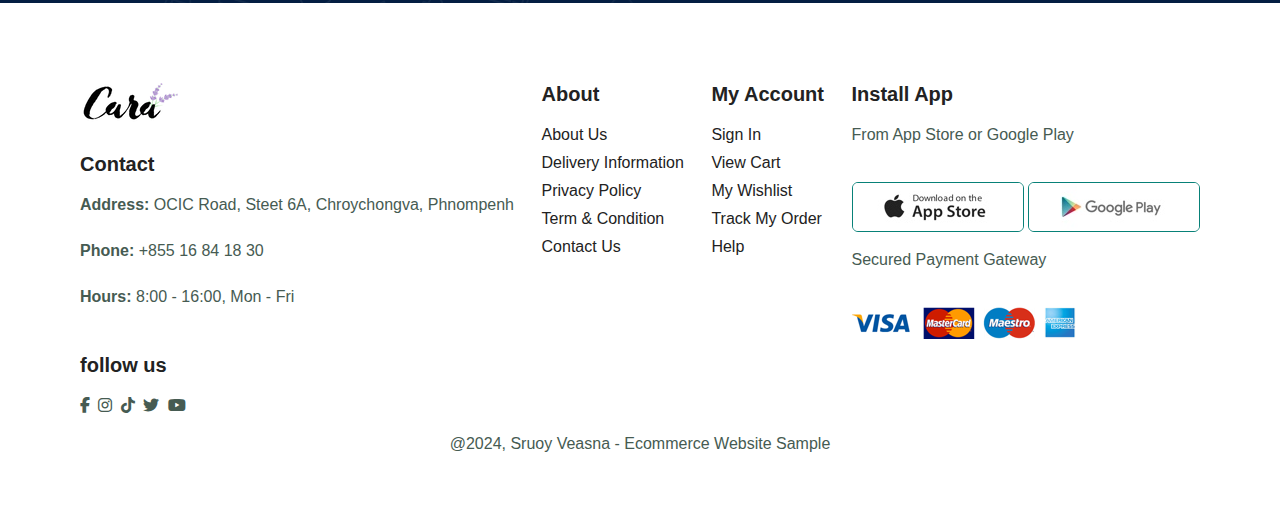
<file: codes/shop.html>
<!DOCTYPE html>
<html lang="en">
  <head>
    <meta charset="UTF-8" />
    <meta name="viewport" content="width=device-width, initial-scale=1.0" />
    <title>Document</title>
    <script src="JQuery.js"></script>
    <link rel="stylesheet" href="styles.css" />
    <link
      rel="stylesheet"
      href="https://cdnjs.cloudflare.com/ajax/libs/font-awesome/6.5.1/css/all.min.css"
    />
  </head>
  <body>
    <section id="header">
      <a href="#"><img src="/img/logo.png" alt="" /></a>
      <div>
        <ul id="navbar">
          <li><a href="index.html">Home</a></li>
          <li><a class="active" href="shop.html">Shop</a></li>
          <li><a href="blog.html">Blog</a></li>
          <li><a href="about.html">About</a></li>
          <li><a href="contact.html">Contact</a></li>
          <li id="lg-bag">
            <a href="cart.html"><i class="fa-solid fa-bag-shopping"></i></a>
          </li>
          <a href="#" id="close"><i class="fa-solid fa-xmark"></i></a>
        </ul>
      </div>
      <div class="mobile">
        <a href="cart.html"><i class="fa-solid fa-bag-shopping"></i></a
        ><i id="bar" class="fa-solid fa-bars"></i>
      </div>
    </section>
    <section id="page-header">
      <h2>#stayhome</h2>
      <p>Save more with coupons & up to 70% off!</p>
    </section>
    <section id="product1" class="section-p1">
      <div class="pro-container"></div>
    </section>
    <section id="pagination" class="section-p1">
      <a href="#">1</a>
      <a href="#">2</a>
      <a href="#"><i class="fa-solid fa-arrow-right"></i></a>
    </section>
    <section id="newsletter" class="section-p1 section-m1">
      <div class="newstext">
        <h4>Sign Up For New Sletter</h4>
        <p>
          Get E-mail update about our latest about shop and
          <span>spacial offers.</span>
        </p>
      </div>
      <div class="form">
        <input type="text" placeholder="Your email address" />
        <button class="normal">Sign Up</button>
      </div>
    </section>
    <footer class="section-p1">
      <div class="col">
        <img class="logo" src="/img/logo.png" alt="" />
        <h4>Contact</h4>
        <p>
          <strong>Address: </strong>OCIC Road, Steet 6A, Chroychongva, Phnompenh
        </p>
        <p><strong>Phone: </strong>+855 16 84 18 30</p>
        <p><strong>Hours:</strong> 8:00 - 16:00, Mon - Fri</p>
        <div class="follow">
          <h4>follow us</h4>
          <div class="icon">
            <i class="fa-brands fa-facebook-f"></i>
            <i class="fa-brands fa-instagram"></i>
            <i class="fa-brands fa-tiktok"></i>
            <i class="fa-brands fa-twitter"></i>
            <i class="fa-brands fa-youtube"></i>
          </div>
        </div>
      </div>
      <div class="col">
        <h4>About</h4>
        <a href="about.html">About Us</a>
        <a href="#">Delivery Information</a>
        <a href="#">Privacy Policy</a>
        <a href="#">Term & Condition</a>
        <a href="contact.html">Contact Us</a>
      </div>
      <div class="col">
        <h4>My Account</h4>
        <a href="#">Sign In</a>
        <a href="#">View Cart</a>
        <a href="#">My Wishlist</a>
        <a href="#">Track My Order</a>
        <a href="#">Help</a>
      </div>
      <div class="col install">
        <h4>Install App</h4>
        <p>From App Store or Google Play</p>
        <div class="row">
          <img src="/img/pay/app.jpg" alt="" />
          <img src="/img/pay/play.jpg" alt="" />
        </div>
        <p>Secured Payment Gateway</p>
        <img src="/img/pay/pay.png" alt="" />
      </div>
      <div class="copyright">
        <p>@2024, Sruoy Veasna - Ecommerce Website Sample</p>
      </div>
    </footer>
  </body>
  <script src="Action.js"></script>
  <script>
    // Wait for the DOM content to be fully loaded
    document.addEventListener("DOMContentLoaded", function () {
      // Get all elements with class "pro-container"
      var productContainers = document.querySelectorAll(".pro-container");

      // Function to handle clicks on product containers
      function handleProductClick(event) {
        // Check if the clicked element is an image inside the product container
        if (event.target.tagName === "IMG") {
          // Get the source (src) attribute of the clicked image
          var imageSrc = event.target.getAttribute("src");

          // Update the source (src) attribute of the element with id "MainImg"
          var mainImage = document.getElementById("MainImg");
          if (mainImage) {
            mainImage.setAttribute("src", imageSrc);
          }
        }
      }

      // Iterate over each product container
      productContainers.forEach(function (container) {
        // Add click event listener to each container
        container.addEventListener("click", handleProductClick);
      });
    });
  </script>
</html>
</file>
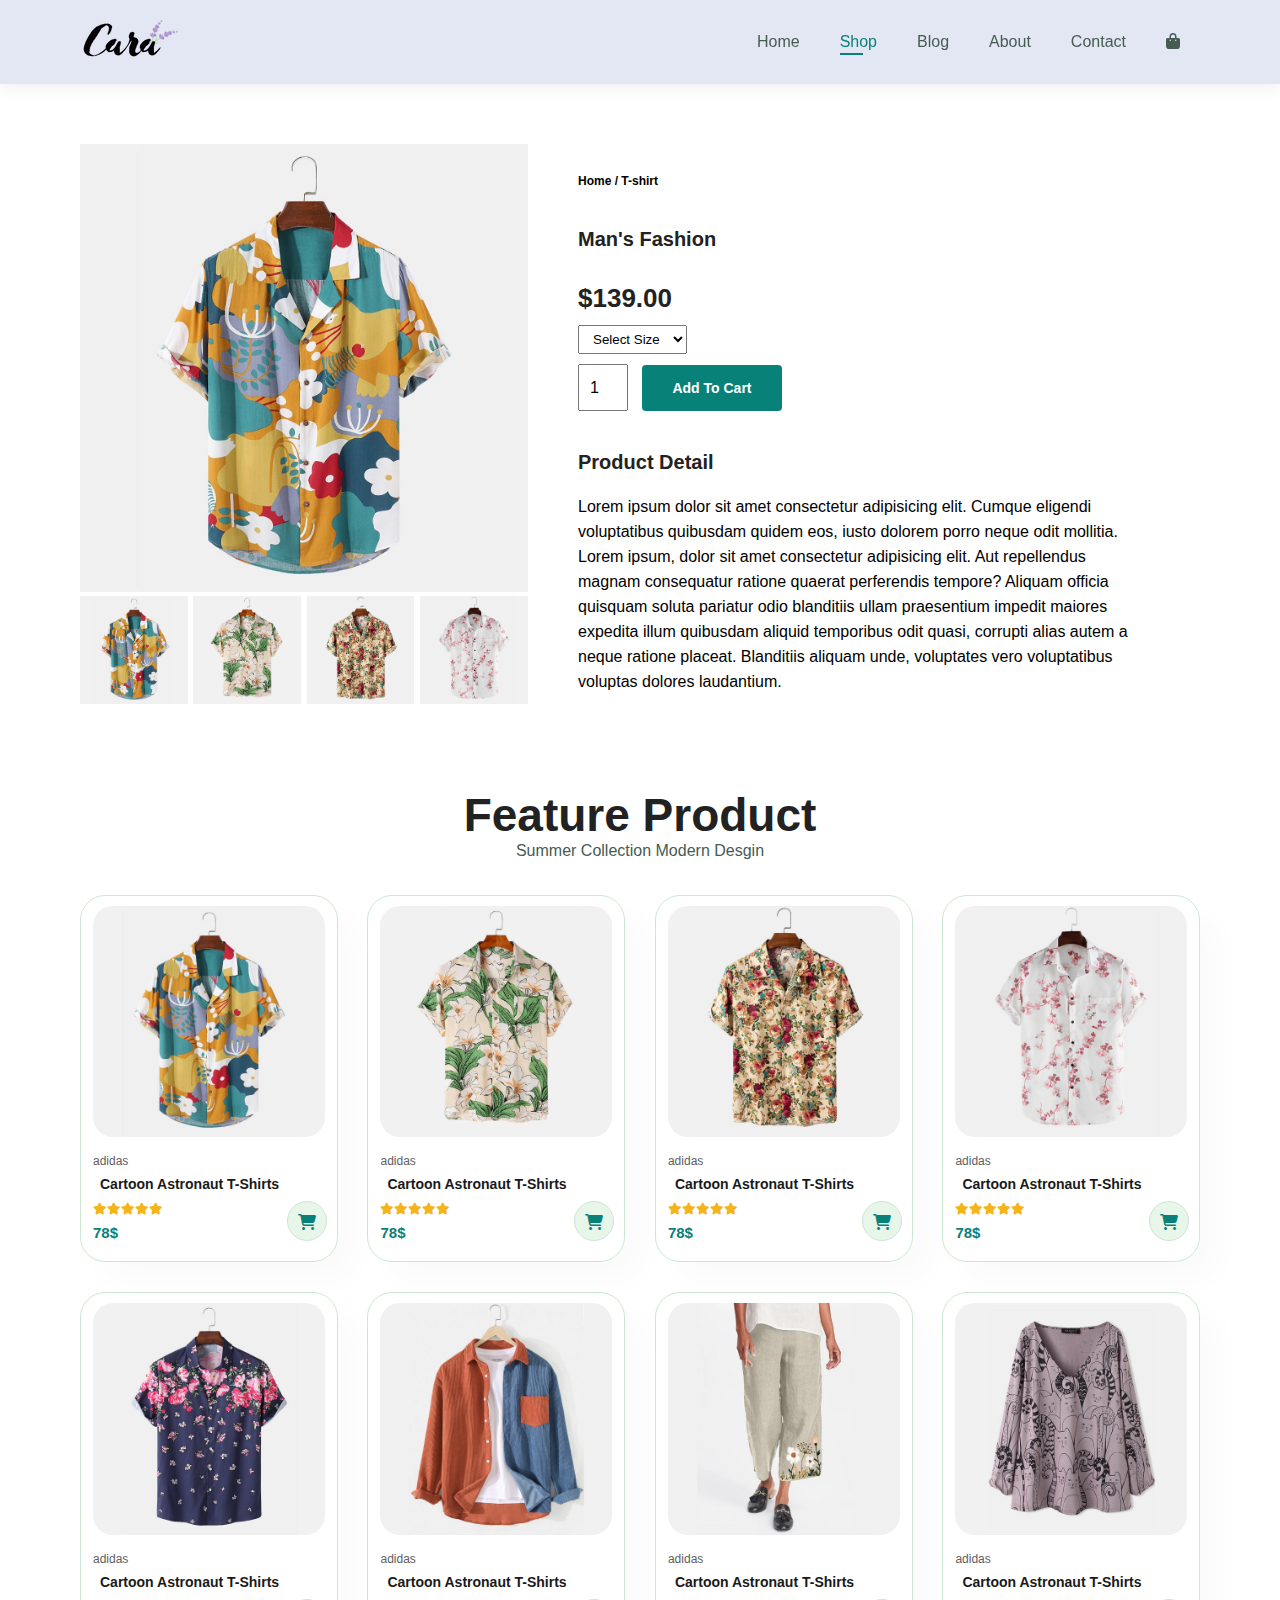
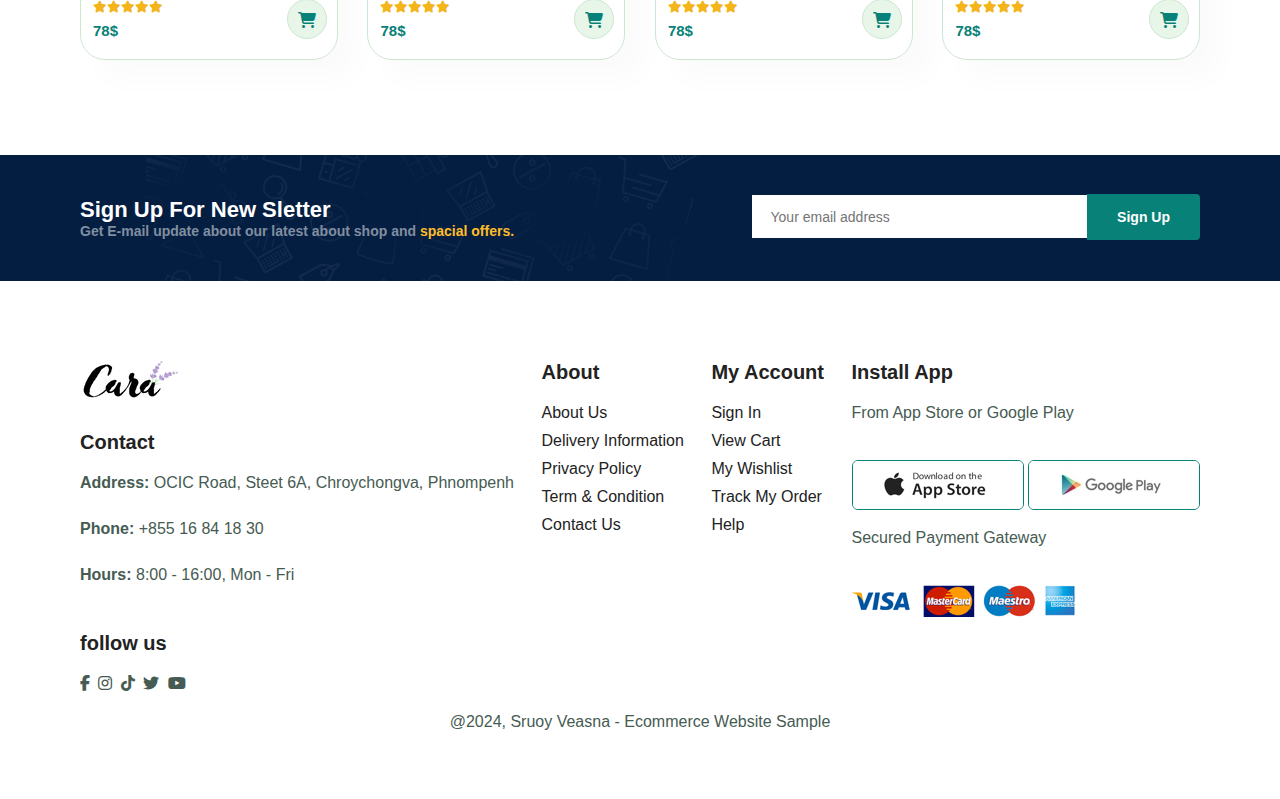
<file: codes/sproduct.html>
<!DOCTYPE html>
<html lang="en">
  <head>
    <meta charset="UTF-8" />
    <meta name="viewport" content="width=device-width, initial-scale=1.0" />
    <title>Document</title>
    
    <script src="JQuery.js"></script>
    <link rel="stylesheet" href="styles.css" />
    <link
      rel="stylesheet"
      href="https://cdnjs.cloudflare.com/ajax/libs/font-awesome/6.5.1/css/all.min.css"
    />
  </head>
  <body>
    <section id="header">
      <a href="#"><img src="/img/logo.png" alt="" /></a>
      <div>
        <ul id="navbar">
          <li><a href="index.html">Home</a></li>
          <li><a class="active" href="shop.html">Shop</a></li>
          <li><a href="blog.html">Blog</a></li>
          <li><a href="about.html">About</a></li>
          <li><a href="contact.html">Contact</a></li>
          <li id="lg-bag">
            <a href="cart.html"><i class="fa-solid fa-bag-shopping"></i></a>
          </li>
          <a href="#" id="close"><i class="fa-solid fa-xmark"></i></a>
        </ul>
      </div>
      <div class="mobile">
        <a href="cart.html"><i class="fa-solid fa-bag-shopping"></i></a
        ><i id="bar" class="fa-solid fa-bars"></i>
      </div>
    </section>
    <section id="prodetails" class="section-p1">
      <div class="single-pro-imgage">
        <img src="/img/products/f1.jpg" width="100%" id="MainImg" alt="" />
        <div class="small-img-group">
          <div class="small-img-col">
            <img
              src="/img/products/f1.jpg"
              width="100%"
              class="small-img"
              alt=""
            />
          </div>
          <div class="small-img-col">
            <img
              src="/img/products/f2.jpg"
              width="100%"
              class="small-img"
              alt=""
            />
          </div>
          <div class="small-img-col">
            <img
              src="/img/products/f3.jpg"
              width="100%"
              class="small-img"
              alt=""
            />
          </div>
          <div class="small-img-col">
            <img
              src="/img/products/f4.jpg"
              width="100%"
              class="small-img"
              alt=""
            />
          </div>
        </div>
      </div>
      <div class="single-pro-details">
        <h6 id="productBrand">Home / T-shirt</h6>
        <h4  id="productName">Man's Fashion</h4>
        <h2 id="productPrice">$139.00</h2>
        <select>
          <option>Select Size</option>
          <option>XL</option>
          <option>XXL</option>
          <option>Small</option>
          <option>Large</option>
        </select>
        <input type="number" value="1" />
        <button id="addToCartBtn" class="normal">Add To Cart</button>
        <h4>Product Detail</h4>
        <span
          >Lorem ipsum dolor sit amet consectetur adipisicing elit. Cumque
          eligendi voluptatibus quibusdam quidem eos, iusto dolorem porro neque
          odit mollitia. Lorem ipsum, dolor sit amet consectetur adipisicing elit. Aut repellendus magnam consequatur ratione quaerat perferendis tempore? Aliquam officia quisquam soluta pariatur odio blanditiis ullam praesentium impedit maiores expedita illum quibusdam aliquid temporibus odit quasi, corrupti alias autem a neque ratione placeat. Blanditiis aliquam unde, voluptates vero voluptatibus voluptas dolores laudantium.</span
        >
      </div>
    </section>
    <section id="product1" class="section-p1">
      <h2>Feature Product</h2>
      <p>Summer Collection Modern Desgin</p>
      <div class="pro-container">
        
    </section>
    <section id="newsletter" class="section-p1 section-m1">
      <div class="newstext">
        <h4>Sign Up For New Sletter</h4>
        <p>
          Get E-mail update about our latest about shop and
          <span>spacial offers.</span>
        </p>
      </div>
      <div class="form">
        <input type="text" placeholder="Your email address" />
        <button class="normal">Sign Up</button>
      </div>
    </section>

    <footer class="section-p1">
      <div class="col">
        <img class="logo" src="/img/logo.png" alt="" />
        <h4>Contact</h4>
        <p>
          <strong>Address: </strong>OCIC Road, Steet 6A, Chroychongva, Phnompenh
        </p>
        <p><strong>Phone: </strong>+855 16 84 18 30</p>
        <p><strong>Hours:</strong> 8:00 - 16:00, Mon - Fri</p>
        <div class="follow">
          <h4>follow us</h4>
          <div class="icon">
            <i class="fa-brands fa-facebook-f"></i>
            <i class="fa-brands fa-instagram"></i>
            <i class="fa-brands fa-tiktok"></i>
            <i class="fa-brands fa-twitter"></i>
            <i class="fa-brands fa-youtube"></i>
          </div>
        </div>
      </div>
      <div class="col">
        <h4>About</h4>
        <a href="about.html">About Us</a>
        <a href="#">Delivery Information</a>
        <a href="#">Privacy Policy</a>
        <a href="#">Term & Condition</a>
        <a href="contact.html">Contact Us</a>
      </div>
      <div class="col">
        <h4>My Account</h4>
        <a href="#">Sign In</a>
        <a href="#">View Cart</a>
        <a href="#">My Wishlist</a>
        <a href="#">Track My Order</a>
        <a href="#">Help</a>
      </div>
      <div class="col install">
        <h4>Install App</h4>
        <p>From App Store or Google Play</p>
        <div class="row">
          <img src="/img/pay/app.jpg" alt="" />
          <img src="/img/pay/play.jpg" alt="" />
        </div>
        <p>Secured Payment Gateway</p>
        <img src="/img/pay/pay.png" alt="" />
      </div>
      <div class="copyright">
        <p>@2024, Sruoy Veasna - Ecommerce Website Sample</p>
      </div>
    </footer>
  </body>
  <script >
    var MainImg =document.getElementById("MainImg");
    var smallimg=document.getElementsByClassName("small-img");
    smallimg[0].onclick= function(){
      MainImg.src=smallimg[0].src;
    }
    smallimg[1].onclick= function(){
      MainImg.src=smallimg[1].src;
    }
    smallimg[2].onclick= function(){
      MainImg.src=smallimg[2].src;
    }
    smallimg[3].onclick= function(){
      MainImg.src=smallimg[3].src;
    }
    
    
  </script>
  <script src="Action.js"></script>
</html>
</file>
<file: codes/styles.css>
@import url("https://fonts.googleapis.com/css2?family=League+Spartan:wght@100;200;300;400;500;600;700;800;900&display=swap");
* {
  margin: 0;
  padding: 0;
  box-sizing: border-box;
  font-family: "Spartan", sans-serif;
}
h1 {
  font-family: sans-serif;
  font-size: 50px;
  line-height: 64px;
  color: #222;
}
h2 {
  font-size: 46px;
  line-height: 54px;
  color: #222;
}
h4 {
  font-size: 20px;

  color: #222;
}
h6 {
  font-weight: 700;
  font-size: 12px;
}
p {
  font-family: sans-serif;
  font-size: 16px;
  color: #465b52;
}
.section-p1 {
  padding: 40px 80px;
}
.section-m1 {
  margin: 40px 0;
}
body {
  width: 100%;
}
button.normal {
  font-size: 14px;
  font-weight: 600;
  padding: 15px 30px;
  color: #000;
  background-color: #fff;
  border: none;
  transition: 0.2s;
  outline: none;
  border-radius: 4px;
  cursor: pointer;
}
/* head section */
#header {
  display: flex;
  z-index: 999;
  position: sticky;
  align-items: center;
  justify-content: space-between;
  padding: 20px 80px;
  background-color: #e3e6f3;
  top: 0;
  left: 0;
  box-shadow: 0 5px 15px rgba(0, 0, 0, 0.06);
}
#navbar {
  display: flex;
  align-items: center;
  justify-content: center;
}
#navbar li {
  list-style-type: none;
  padding: 0 20px;
  position: relative;
}
#navbar li a {
  text-decoration: none;
  font-size: 16px;

  font-weight: 600px;
  color: #465b52;
  transition: 0.3s;
}
#navbar li a:hover,
#navbar li a.active {
  color: #088178;
}
#navbar li a.active::after,
#navbar li a:hover::after {
  content: "";
  width: 30%;
  height: 2px;
  background: #088178;
  position: absolute;
  bottom: -4px;
  left: 20px;
}

/* home-page */
#hero {
  background-image: url("/img/hero4.png");
  height: 90vh;
  width: 100%;
  background-position: top 25% right 0;
  padding: 0 80px;
  display: flex;
  background-size: cover;
  flex-direction: column;
  align-items: flex-start;
  justify-content: center;
}
#hero h4 {
  padding-bottom: 15px;
}
#hero h1 {
  color: #088178;
}
#hero button {
  background-image: url("/img/button.png");
  background-color: transparent;
  color: #088178;
  border: 0;
  padding: 14px 80px 14px 65px;
  background-repeat: no-repeat;
  cursor: pointer;
  font-weight: 700;
  font-size: 15px;
}
#feature {
  display: flex;
  align-items: center;
  justify-content: space-between;
  flex-wrap: wrap;
}
#feature .fe-box {
  width: 180px;
  text-align: center;
  padding: 25px 15px;
  box-shadow: 20px 20px 34px rgba(0, 0, 0, 0.03);
  border: 1px solid #cee7d0;
  border-radius: 4px;
  margin: 15px 0;
}
#feature .fe-box:hover {
  cursor: pointer;
  box-shadow: 10px 10px 54px rgba(70, 62, 221, 0.15);
}
#feature .fe-box img {
  width: 100%;
  margin-bottom: 10px;
}
#feature .fe-box h6 {
  padding: 9px 8px 6px 8px;
  display: inline-block;
  background-color: #fddde4;
  color: #088178;
  border-radius: 4px;
  line-height: 1;
}
#feature .fe-box:nth-child(2) h6 {
  background-color: #cdebbc;
}
#feature .fe-box:nth-child(3) h6 {
  background-color: #d1e8f2;
}
#feature .fe-box:nth-child(4) h6 {
  background-color: #cdd4f8;
}
#feature .fe-box:nth-child(5) h6 {
  background-color: #f6dbf6;
}
#feature .fe-box:nth-child(6) h6 {
  background-color: #fff2e5;
}
#product1 {
  text-align: center;
}
#product1 .pro {
  width: 23%;
  min-width: 250px;
  border-radius: 25px;
  padding: 10px 12px;
  border: 1px solid #cce7d0;
  cursor: pointer;
  box-shadow: 20px 20px 30px rgba(0, 0, 0, 0.02);
  margin: 15px 0;
  position: relative;
}
#product1 .pro:hover {
  box-shadow: 20px 20px 30px rgba(0, 0, 0, 0.06);
  transition: 0.2s ease;
}
#product1 .pro img {
  width: 100%;
  border-radius: 20px;
}
#product1 .pro .des {
  text-align: start;
  padding: 10px 0;
}
#product1 .pro .des span {
  color: #606063;
  font-size: 12px;
}
#product1 .pro .des h5 {
  padding: 7px;
  color: #1a1a1a;
  font-size: 14px;
}
#product1 .pro .des i {
  font-size: 12px;
  color: rgb(243, 181, 25);
}
#product1 .pro .des h4 {
  padding-top: 7px;
  font-size: 15px;
  font-weight: 700;
  color: #088178;
}
#product1 .pro .fa-solid {
  width: 40px;
  height: 40px;
  line-height: 40px;
  border-radius: 50px;
  background-color: #e8f6ea;
  color: #088178;
  border: 1px solid #cce7d0;
  position: absolute;
  bottom: 20px;
  right: 10px;
}
#product1 .pro-container {
  display: flex;
  justify-content: space-between;
  padding-top: 20px;
  flex-wrap: wrap;
}
#banner {
  display: flex;
  flex-direction: column;
  justify-content: center;
  align-items: center;
  text-align: center;
  background-image: url(/img/banner/b2.jpg);
  width: 100%;
  height: 40vh;
  background-size: cover;
  background-position: center;
}
#banner h4 {
  color: #fff;
  font-size: 16px;
}
#banner h2 {
  color: #fff;
  font-size: 30px;
  padding: 10px 0;
}
#banner h2 span {
  color: #ef3636;
}
#banner button:hover {
  background-color: #088178;
  color: #fff;
}
#sm-banner {
  display: flex;
  flex-wrap: wrap;

  justify-content: space-between;
}
#sm-banner .banner-box {
  display: flex;
  flex-direction: column;
  justify-content: center;
  align-items: flex-start;
  padding: 30px;
  background-image: url(/img/banner/b17.jpg);
  min-width: 48%;
  height: 50vh;
  background-size: cover;
  background-position: center;
}
#sm-banner .banner-box2 {
  background-image: url(/img/banner/b10.jpg);
}
#sm-banner h4 {
  font-size: 20px;
  color: #fff;
  font-weight: 300;
}
#sm-banner h2 {
  font-size: 28px;
  color: #fff;
  font-weight: 800;
}
#sm-banner span {
  font-size: 14px;
  color: #fff;
  font-weight: 500;
  padding-bottom: 15px;
}
button.white {
  font-size: 13px;
  font-weight: 600;
  padding: 11px 18px;
  color: #fff;
  background-color: transparent;
  border: 1px solid #fff;
  transition: 0.2s;
  outline: none;
  cursor: pointer;
}
#sm-banner .banner-box:hover button {
  background-color: #088178;
  border: 1px solid #088178;
}
#banner3 {
  display: flex;
  flex-wrap: wrap;
  justify-content: space-between;
  padding: 0 80px;
}
#banner3 .banner-box {
  display: flex;
  flex-direction: column;
  justify-content: center;
  align-items: flex-start;
  padding: 20px;
  background-image: url(/img/banner/b7.jpg);
  min-width: 30%;
  height: 30vh;
  margin-bottom: 20px;
  background-size: cover;
  background-position: center;
}
#banner3 .banner-box2 {
  background-image: url(/img/banner/b4.jpg);
}
#banner3 .banner-box3 {
  background-image: url(/img/banner/b18.jpg);
}
#banner3 h2 {
  color: #fff;
  font-weight: 900;
  font-size: 22px;
}
#banner3 h3 {
  color: #ec544e;
  font-weight: 800;
  font-size: 15px;
}
#newsletter {
  display: flex;
  flex-wrap: wrap;
  justify-content: space-between;
  align-items: center;
  background-image: url(/img/banner/b14.png);
  background-repeat: no-repeat;
  background-position: 20% 30%;
  background-color: #041e42;
}
#newsletter h4 {
  font-size: 22px;
  font-weight: 700;
  color: #fff;
}
#newsletter p {
  font-size: 14px;
  font-weight: 600;
  color: #818ea0;
}
#newsletter p span {
  color: #ffbd27;
}
#newsletter .form {
  display: flex;
  width: 40%;
}
#newsletter input {
  height: 3.125em;
  padding: 0 1.25em;
  font-size: 14px;
  width: 100%;
  border: 1px solid transparent;
  outline: none;
  border-top-right-radius: 0;
  border-bottom-right-radius: 0;
}
#newsletter button {
  background-color: #088178;
  color: #fff;
  white-space: nowrap;
  border-bottom-left-radius: 0;
  transform: translateY(-1px);
  border-top-left-radius: 0;
}
footer {
  display: flex;
  flex-wrap: wrap;
  justify-content: space-between;
}
footer .col {
  display: flex;
  flex-direction: column;
  align-items: flex-start;
  margin-bottom: 20px;
}
footer .logo {
  margin-bottom: 30px;
}
footer h4 {
  font: 14px;
  padding-bottom: 20px;
}
footer p {
  font: 13px;
  padding-bottom: 20px;
  margin: 0 0 8px 0;
}
footer a {
  font: 13px;
  text-decoration: none;
  color: #222;
  margin-bottom: 10px;
}
footer .follow {
  margin-top: 20px;
}
footer .follow i {
  color: #465b52;
  padding-right: 4px;
  cursor: pointer;
}
footer .install .row img {
  border: 1px solid#088178;
  border-radius: 6px;
}
footer .install img {
  margin: 10px 0 15px;
}
footer .follow i:hover,
footer a:hover {
  color: #088178;
}
footer .copyright {
  width: 100%;
  text-align: center;
}
.mobile {
  display: none;
  align-items: center;
}
#close {
  display: none;
}
#navbar.active {
  right: 0;
}
/* media query */

@media (max-width: 799px) {
  #navbar {
    display: flex;
    align-items: flex-start;
    flex-direction: column;
    justify-content: flex-start;
    position: fixed;
    top: 0;
    transition: 0.5s;
    right: -300px;
    height: 100vh;
    width: 300px;
    background-color: #e3e6f3;
    box-shadow: 0 40px 60px rgba(0, 0, 0, 0.01);
    padding: 80px 0 0 10px;
  }
  #navbar li {
    margin-bottom: 25px;
  }

  .mobile {
    display: flex;
    align-items: center;
  }
  .mobile i {
    color: #1a1a1a;
    font-size: 24px;
    padding-left: 20px;
  }
  #close {
    position: absolute;
    top: 30px;
    left: 30px;
    color: #222;
    font-size: 24px;
    display: block;
  }
  #lg-bag {
    display: none;
  }
  #hero {
    height: 70vh;
    background-position: top 30% right 30%;
    padding: 0 80px;
  }
  #feature {
    justify-content: center;
  }
  #feature .fe-box {
    margin: 15px 15px;
  }
  .section-p1 {
    padding: 40px 40px;
  }
  #product1 .pro-container {
    justify-content: center;
  }
  #product1 .pro {
    margin: 15px;
  }
  #banner {
    height: 25vh;
  }
  #sm-banner .banner-box {
    min-width: 100%;
    height: 30vh;
  }
  #banner3 {
    padding: 0 40px;
  }
  #banner3 .banner-box {
    width: 28%;
  }
  #newsletter .form {
    margin-top: 15px;
    width: 70%;
  }
}
@media (max-width: 477px) {
  #header {
    padding: 10px 30px;
  }
  #hero {
    background-position: 55%;
    padding: 0 20px;
  }
  h2 {
    font-size: 32px;
  }
  h1 {
    font-size: 38px;
  }
  .section-p1 {
    padding: 20px;
  }
  #feature {
    justify-content: space-between;
  }
  #feature .fe-box {
    width: 155px;
    margin: 0 0 15px 0;
  }
  #product1 .pro {
    width: 100%;
  }
  #banner {
    height: 40vh;
  }
  #sm-banner .banner-box {
    height: 40vh;
  }
  #sm-banner .banner-box2 {
    margin-top: 20px;
  }
  #banner3 {
    padding: 0 20px;
  }
  #banner3 .banner-box {
    width: 100%;
  }
  #newsletter .form {
    margin-top: 15px;
    width: 100%;
  }
  #newsletter {
    padding: 40px 20px;
  }
  footer .copyright {
    text-align: start;
  }
  /* single Pro */
  #prodetails {
    display: flex;
    flex-direction: column;
  }
  #prodetails .single-pro-imgage {
    width: 100%;
    margin-right: 0px;
  }
  #prodetails .single-pro-details {
    width: 100%;
  }
  #blog {
    padding: 100px 20px 0 20px;
  }
  #blog .blog-box {
    display: flex;
    flex-direction: column;
    align-items: flex-start;
  }
  #blog .blog-img {
    width: 100%;
    margin-right: 0;
    margin-bottom: 30px;
  }
  #blog .blog-details {
    width: 100%;
  }
  #about-head {
    display: flex;
    flex-direction: column;
    align-items: center;
  }
  #about-head div {
    padding-left: 20px;
  }
  #about-head img {
    width: 100%;
    height: auto;
    margin-bottom: 20px;
  }
  #form-details {
    display: flex;
    flex-direction: column;
  }
  #form-details {
    display: flex;
    justify-content: space-between;
    margin: 30px;
    /* padding: 80px; */
    border: 1px solid #e1e1e1;
  }
  #form-details form {
    width: 100%;
    display: flex;
    flex-direction: column;
    align-items: flex-start;
    margin-bottom: 30px;
  }
  #contact-details {
    display: flex;
    margin: 10px;
    padding: 30px 10px;
    border: 1px solid #1a1a1a;
    flex-direction: column;
    flex-wrap: wrap;
  }
  #cart-add {
    display: flex;
    flex-direction: column;
  }
  #coupon {
    width: 100%;
  }
  #subtotal {
    width: 100%;
    margin-bottom: 30px;
    border: 1px solid #e2e9e1;
    padding: 0px;
  }
}

/* shop page */
#page-header {
  background-image: url(/img/banner/b1.jpg);
  width: 100%;
  height: 40vh;
  background-size: cover;
  display: flex;
  justify-content: center;
  align-items: center;
  flex-direction: column;
  padding: 14px;
}
#page-header h2,
#page-header p {
  color: #fff;
}
#pagination {
  text-align: center;
}
#pagination a {
  text-decoration: none;
  background-color: #088178;
  padding: 15px 20px;
  border-radius: 4px;
  font-weight: 600;
  color: #fff;
}
#pagination a i {
  font-size: 16px;
  font-weight: 600;
}
/* sigle product */
#prodetails .single-pro-imgage {
  width: 40%;
  margin-right: 50px;
}
#prodetails .small-img-group {
  display: flex;
  justify-content: space-between;
}
#prodetails .small-img-col {
  flex-basis: 24%;
  cursor: pointer;
}
#prodetails {
  display: flex;
  margin-top: 20px;
}
#prodetails .single-pro-details {
  width: 50%;
  padding-top: 30px;
}
#prodetails .single-pro-details h4 {
  padding: 40px 0 20px 0;
}
#prodetails .single-pro-details h2 {
  font-size: 26px;
}
#prodetails .single-pro-details select {
  display: block;
  padding: 5px 10px;
  margin-bottom: 10px;
}
#prodetails .single-pro-details input {
  width: 50px;
  height: 47px;
  padding-left: 10px;
  font-size: 16px;
  margin-right: 10px;
}
#prodetails .single-pro-details button {
  background-color: #088178;
  color: white;
}
#prodetails .single-pro-details input:focus {
  outline: none;
}
#prodetails .single-pro-details span {
  line-height: 25px;
}
/* blog-page */

#page-header.blog-header {
  background-image: url(/img/banner/b19.jpg);
}
#blog {
  padding: 150px 150px 0 150px;
}
#blog .blog-box {
  display: flex;
  align-items: center;
  width: 100%;
  padding-bottom: 90px;
}
#blog .blog-img {
  width: 50%;

  margin-right: 40px;
}
#blog .blog-img img {
  width: 100%;
  height: 300px;
  object-fit: cover;
}
#blog .blog-details {
  width: 50%;
}
#blog .blog-details a {
  text-decoration: none;
  font-size: 11px;
  color: #000;
  font-weight: 700;
  position: relative;
  transition: 0.3s;
}
#blog .blog-details a::after {
  content: "";
  width: 50px;
  height: 1px;
  background-color: #000;
  position: absolute;
  top: 4px;
  right: -60px;
}
#blog .blog-details a:hover {
  color: #088178;
}
#blog .blog-details a:hover::after {
  background-color: #088178;
}
#blog .blog-details h4 {
  margin-bottom: 30px;
}
#blog .blog-details p {
  margin-bottom: 30px;
}
/* about page */
#page-header.about-header {
  background-image: url(/img/about/banner.png);
}
#about-head {
  display: flex;
  align-items: center;
}
#about-head img {
  width: 50%;
}
#about-head div {
  padding-left: 40px;
}
#about-app {
  text-align: center;
}
#about-app .video {
  width: 70%;
  height: 100%;
  margin: 30px auto 0px auto;
}
#about-app .video video {
  width: 100%;
  height: 100%;
  border-radius: 20px;
}
#contact-details {
  display: flex;
  align-items: center;
  justify-content: space-between;
}
#contact-details .details {
  width: 40%;
}
#contact-details .details span,
#form-details form span {
  font-size: 12px;
}
#contact-details .details h2,
#form-details form h2 {
  font-size: 26px;
  line-height: 35px;
  padding: 20px 0;
}
#contact-details .details h3 {
  font-size: 16px;
  padding-bottom: 30px;
}
#contact-details .details li {
  list-style: none;
  display: flex;
  padding: 10px 0;
}
#contact-details .details li i {
  font-size: 14px;
  padding-right: 22px;
}
#contact-details .details li p {
  margin: 0;
  font-size: 14px;
}
#contact-details .map {
  width: 55%;
  height: 400px;
}
#contact-details .map iframe {
  width: 100%;
  height: 100%;
}
#form-details {
  display: flex;
  justify-content: space-between;
  margin: 30px;
  padding: 80px;
  border: 1px solid #e1e1e1;
}
#form-details form {
  width: 65%;
  display: flex;
  flex-direction: column;
  align-items: flex-start;
}
#form-details form input,
#form-details form textarea {
  width: 100%;
  padding: 12px 15px;
  outline: none;
  margin-bottom: 20px;
  border: 1px solid #e1e1e1;
}
#form-details form button {
  background-color: #088178;
  color: #fff;
}
#form-details .people div {
  padding-bottom: 25px;
  display: flex;
  align-items: flex-start;
}
#form-details .people div img {
  width: 100px;
  height: 100px;
  object-fit: cover;
  border-radius: 50%;
  margin-right: 15px;
}
#form-details .people div p {
  margin: 0;
  font-size: 13px;
  line-height: 25px;
}
#form-details .people div p span {
  display: block;
  font-size: 16px;
  font-weight: 600px;
  color: #000;
}
/* cart page */
#cart {
  overflow-x: auto;
}
#cart table {
  width: 100%;
  border-collapse: collapse;
  table-layout: fixed;
  white-space: nowrap;
  margin-top: 50px;
}
#cart table img {
  width: 70px;
}
#cart table td:nth-child(1) {
  width: 100px;
  text-align: center;
}
#cart table td:nth-child(1) {
  width: 100px;
  text-align: center;
}
#cart table td:nth-child(2) {
  width: 150px;
  text-align: center;
}
#cart table td:nth-child(3) {
  width: 250px;
  text-align: center;
}
#cart table td:nth-child(4),
#cart table td:nth-child(5),
#cart table td:nth-child(6) {
  width: 150px;
  text-align: center;
}
#cart table td:nth-child(5) input {
  width: 70px;
  padding: 10px 5px 10px 15px;
}
#cart table thead {
  border: 1px solid #e2e9e1;
  border-left: none;
  border-right: none;
}
#cart table thead td {
  font-weight: 700;
  text-transform: uppercase;
  font-size: 13px;
  padding: 18px 0;
}
#cart table tbody tr td {
  padding-top: 15px;
}
#cart table tbody td {
  font-size: 13px;
}
#cart-add {
  display: flex;
  flex-wrap: wrap;
  justify-content: space-between;
}
#coupon {
  width: 50%;
  margin-bottom: 30px;
}
#coupon h3,
#subtotal h3 {
  padding-bottom: 15px;
}
#coupon input {
  padding: 15px 20px;
  outline: none;
  width: 60%;
  margin-right: 10px;
  border: 1px solid #e2e9e1;
}
#coupon button {
  background-color: #088178;
  color: #fff;
}
#subtotal {
  width: 50%;
  margin-bottom: 30px;
  border: 1px solid #e2e9e1;
  padding: 30px;
}
#subtotal table {
  border-collapse: collapse;
  width: 100%;
  margin-bottom: 20px;
}
#subtotal table td {
  width: 50%;
  border: 1px solid #e2e9e1;
  padding: 10px;
  font-size: 13px;
}
#subtotal button {
  background-color: #088178;
  color: #fff;
}
</file>
